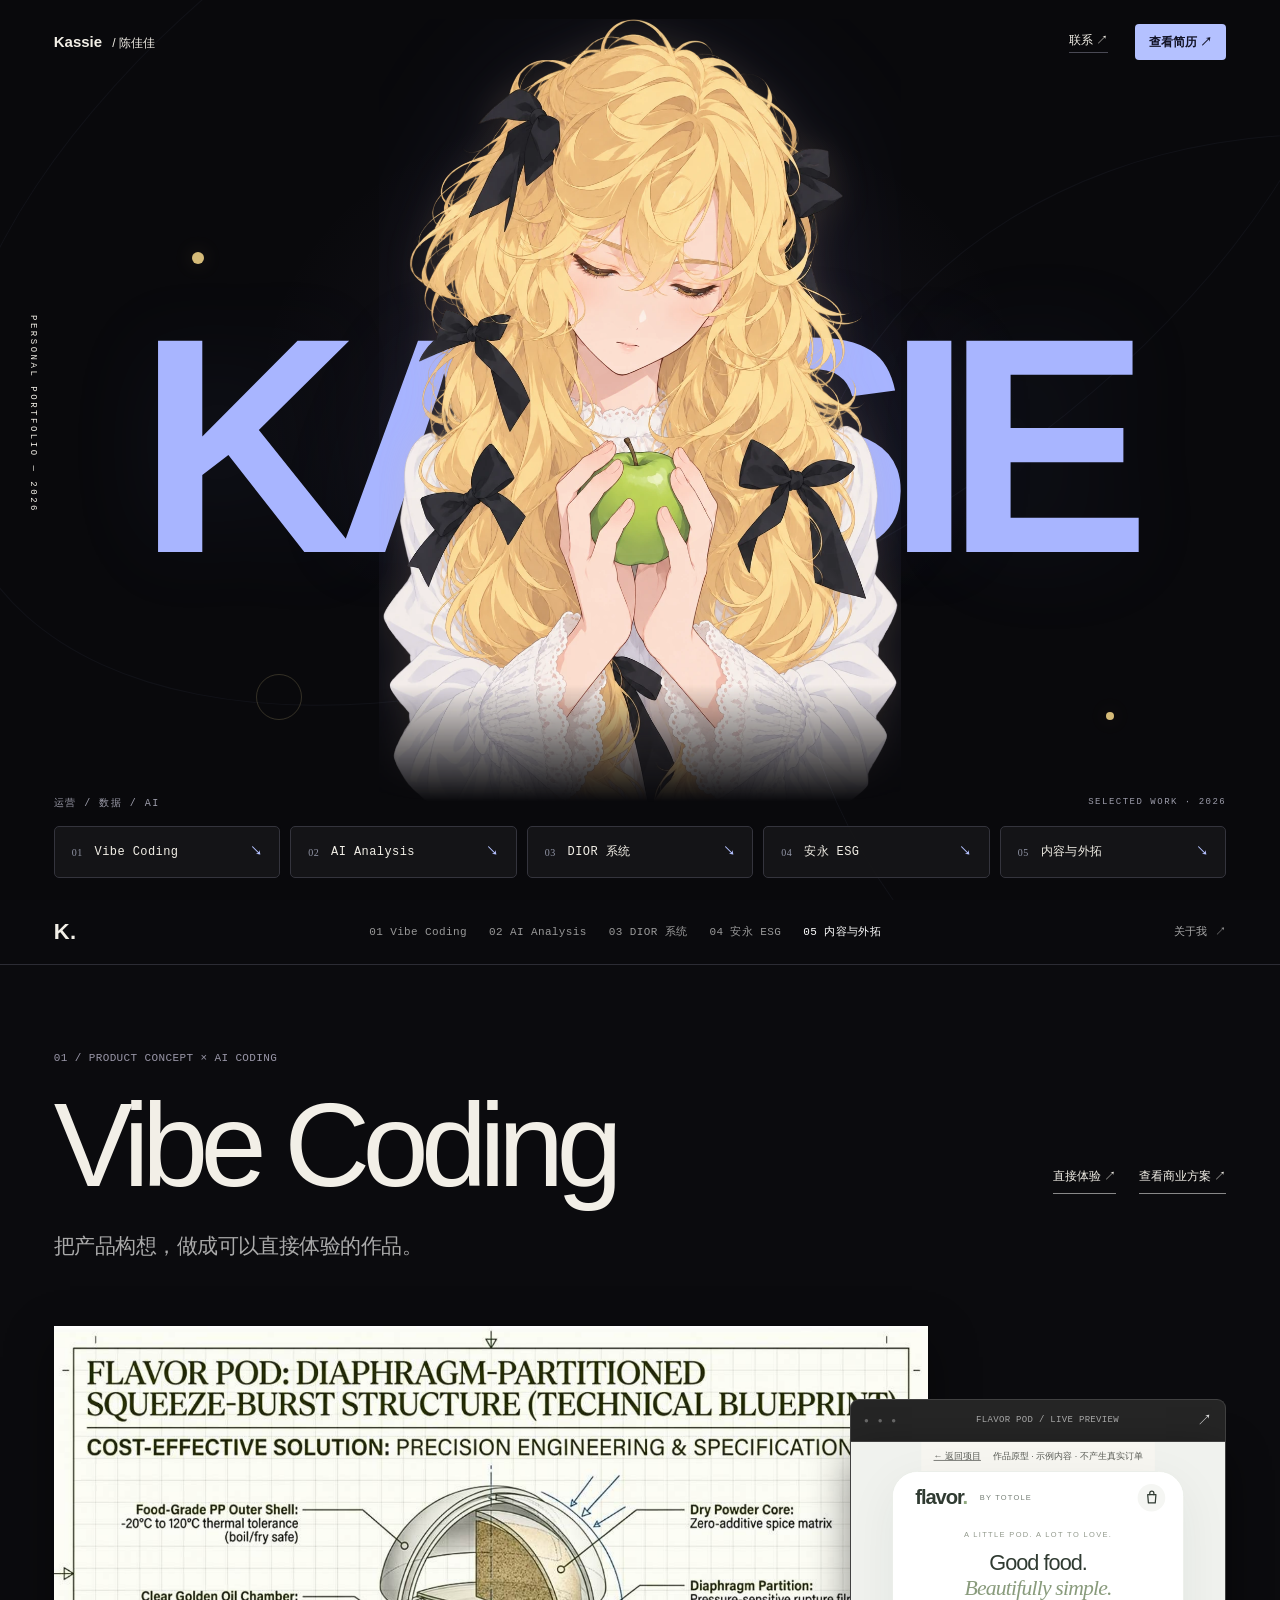
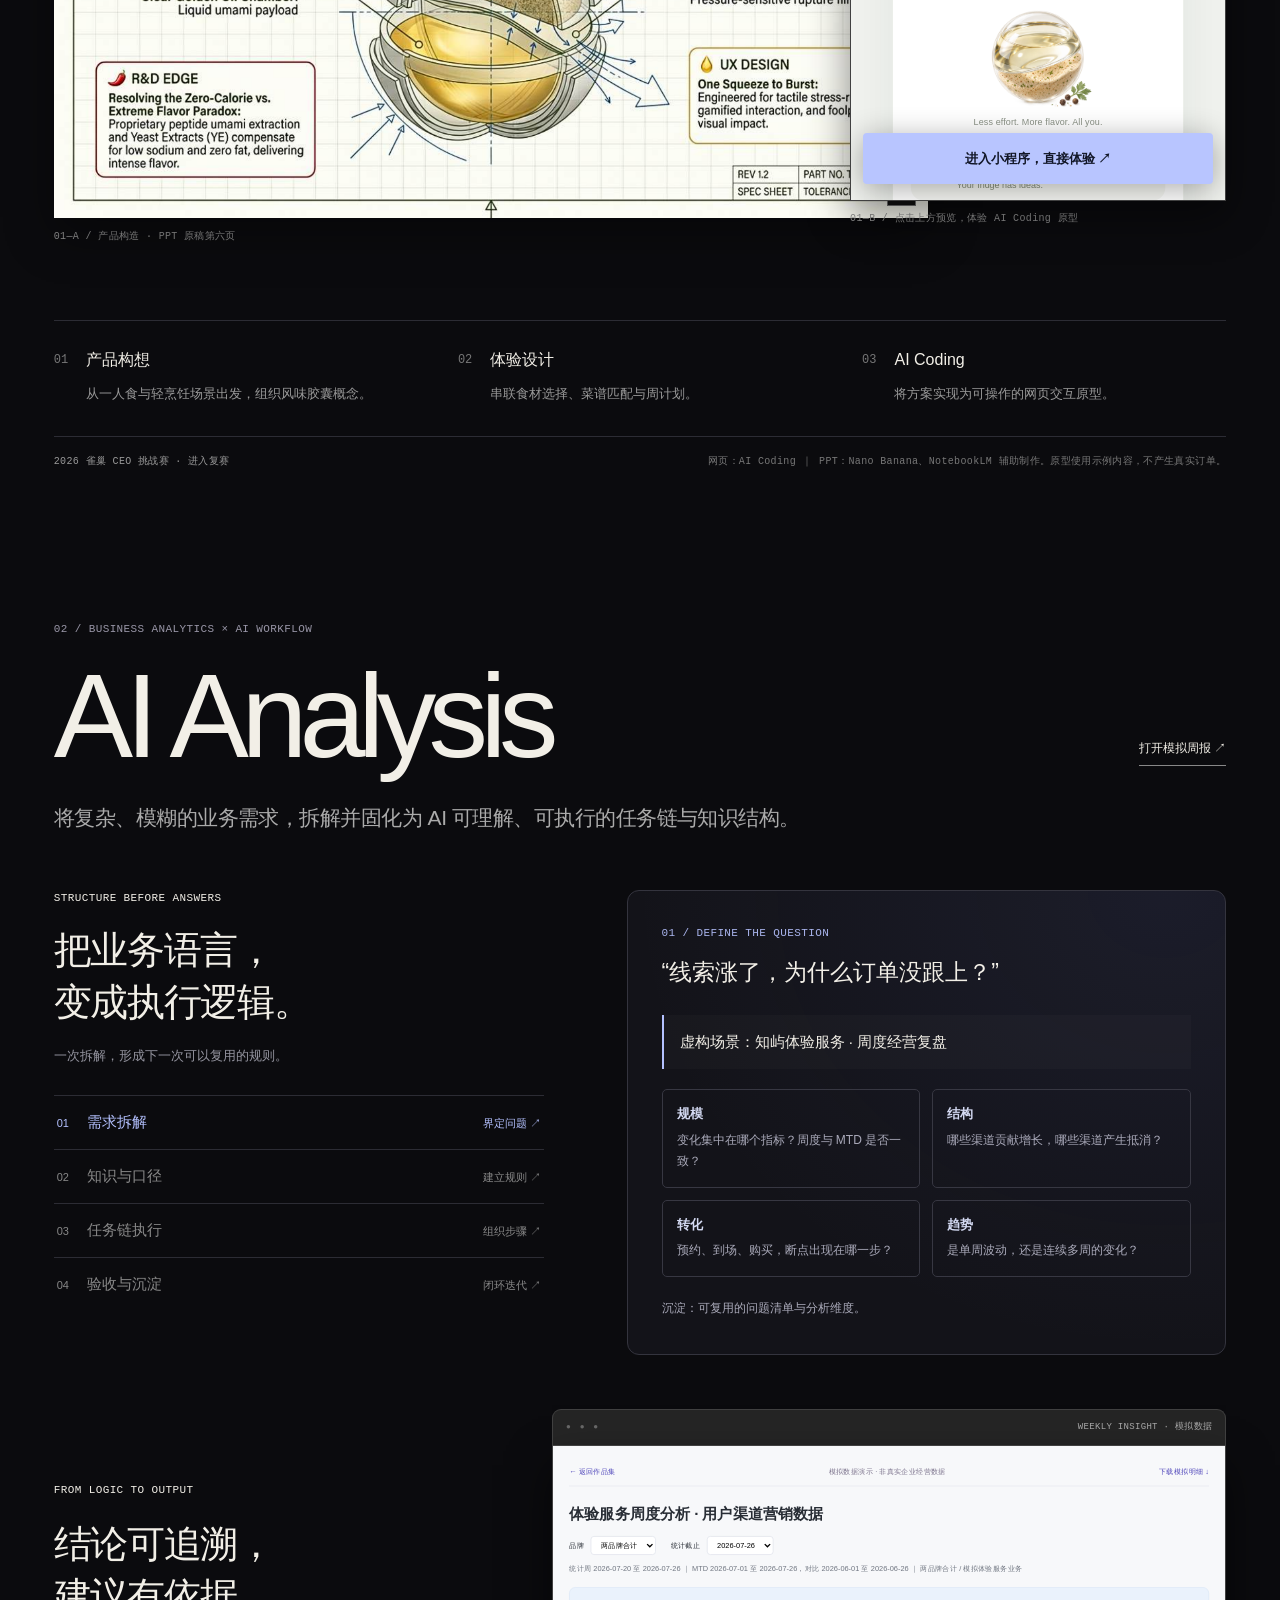
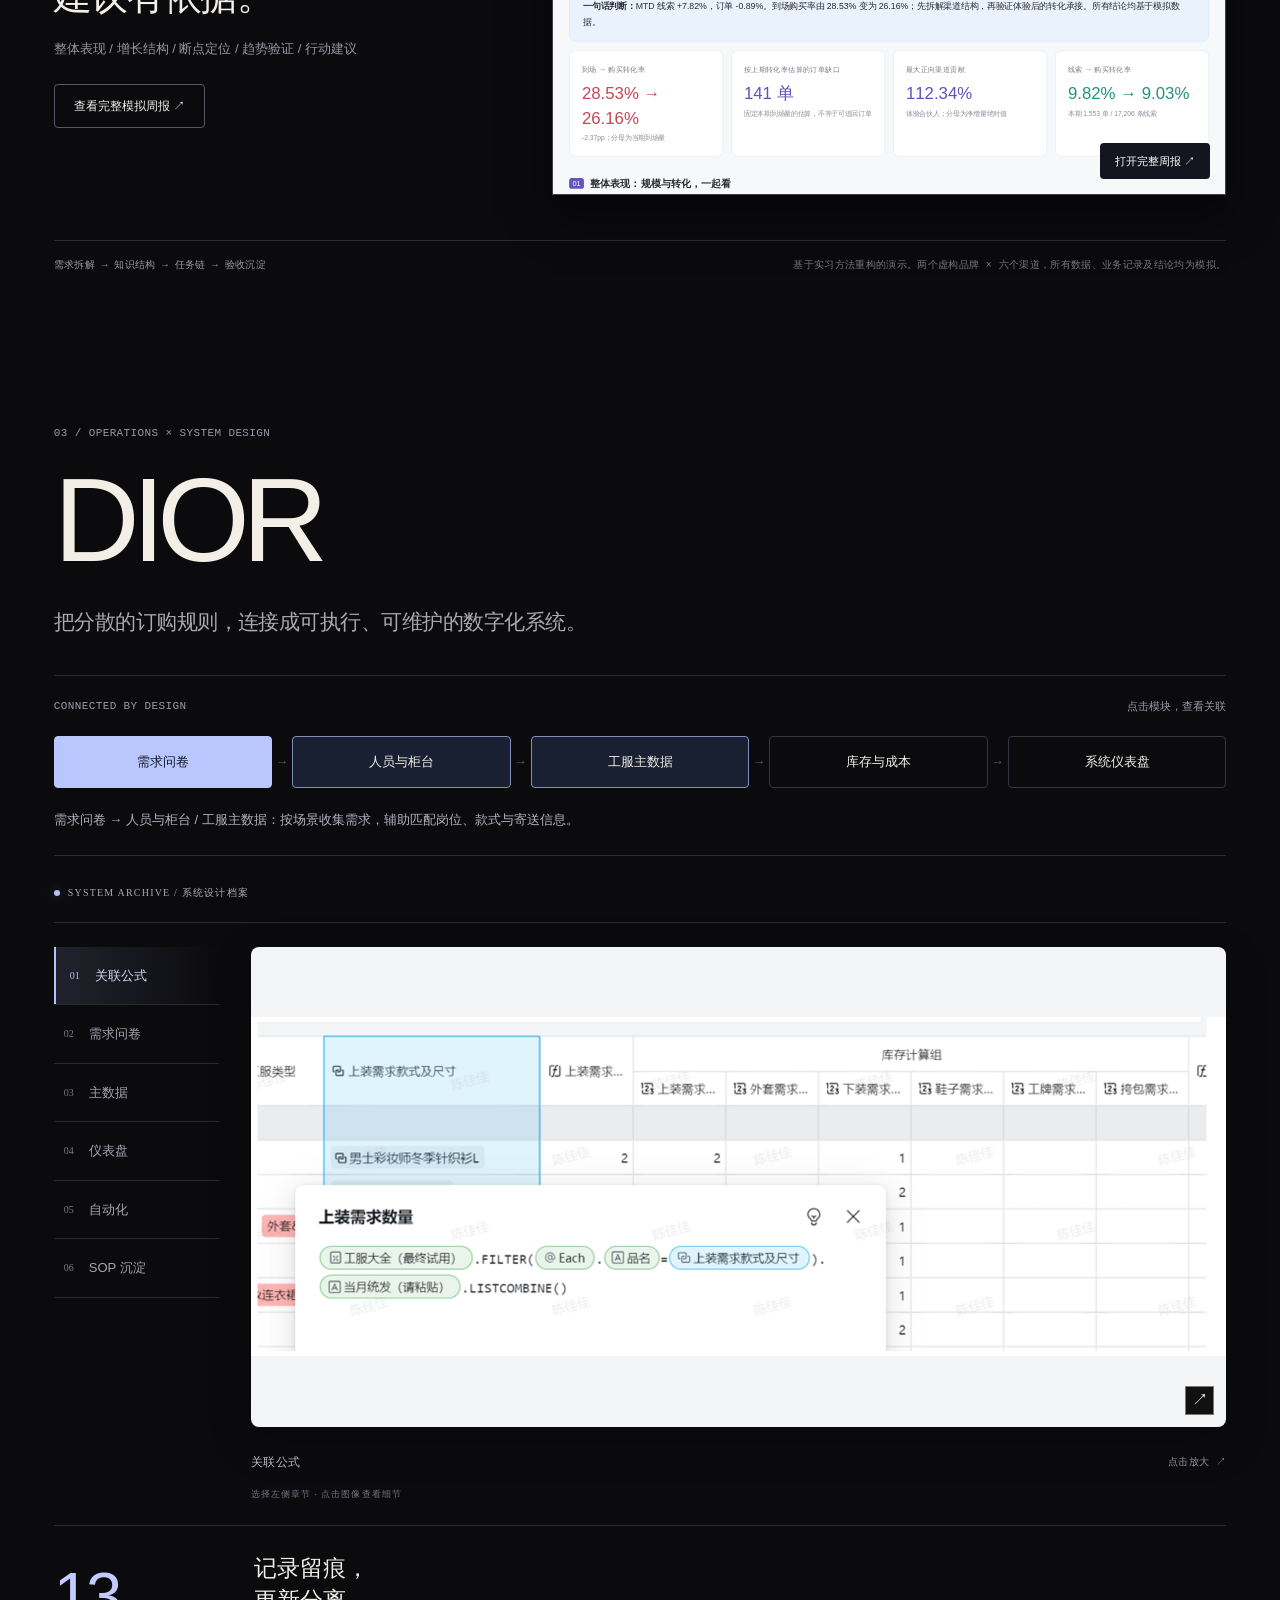
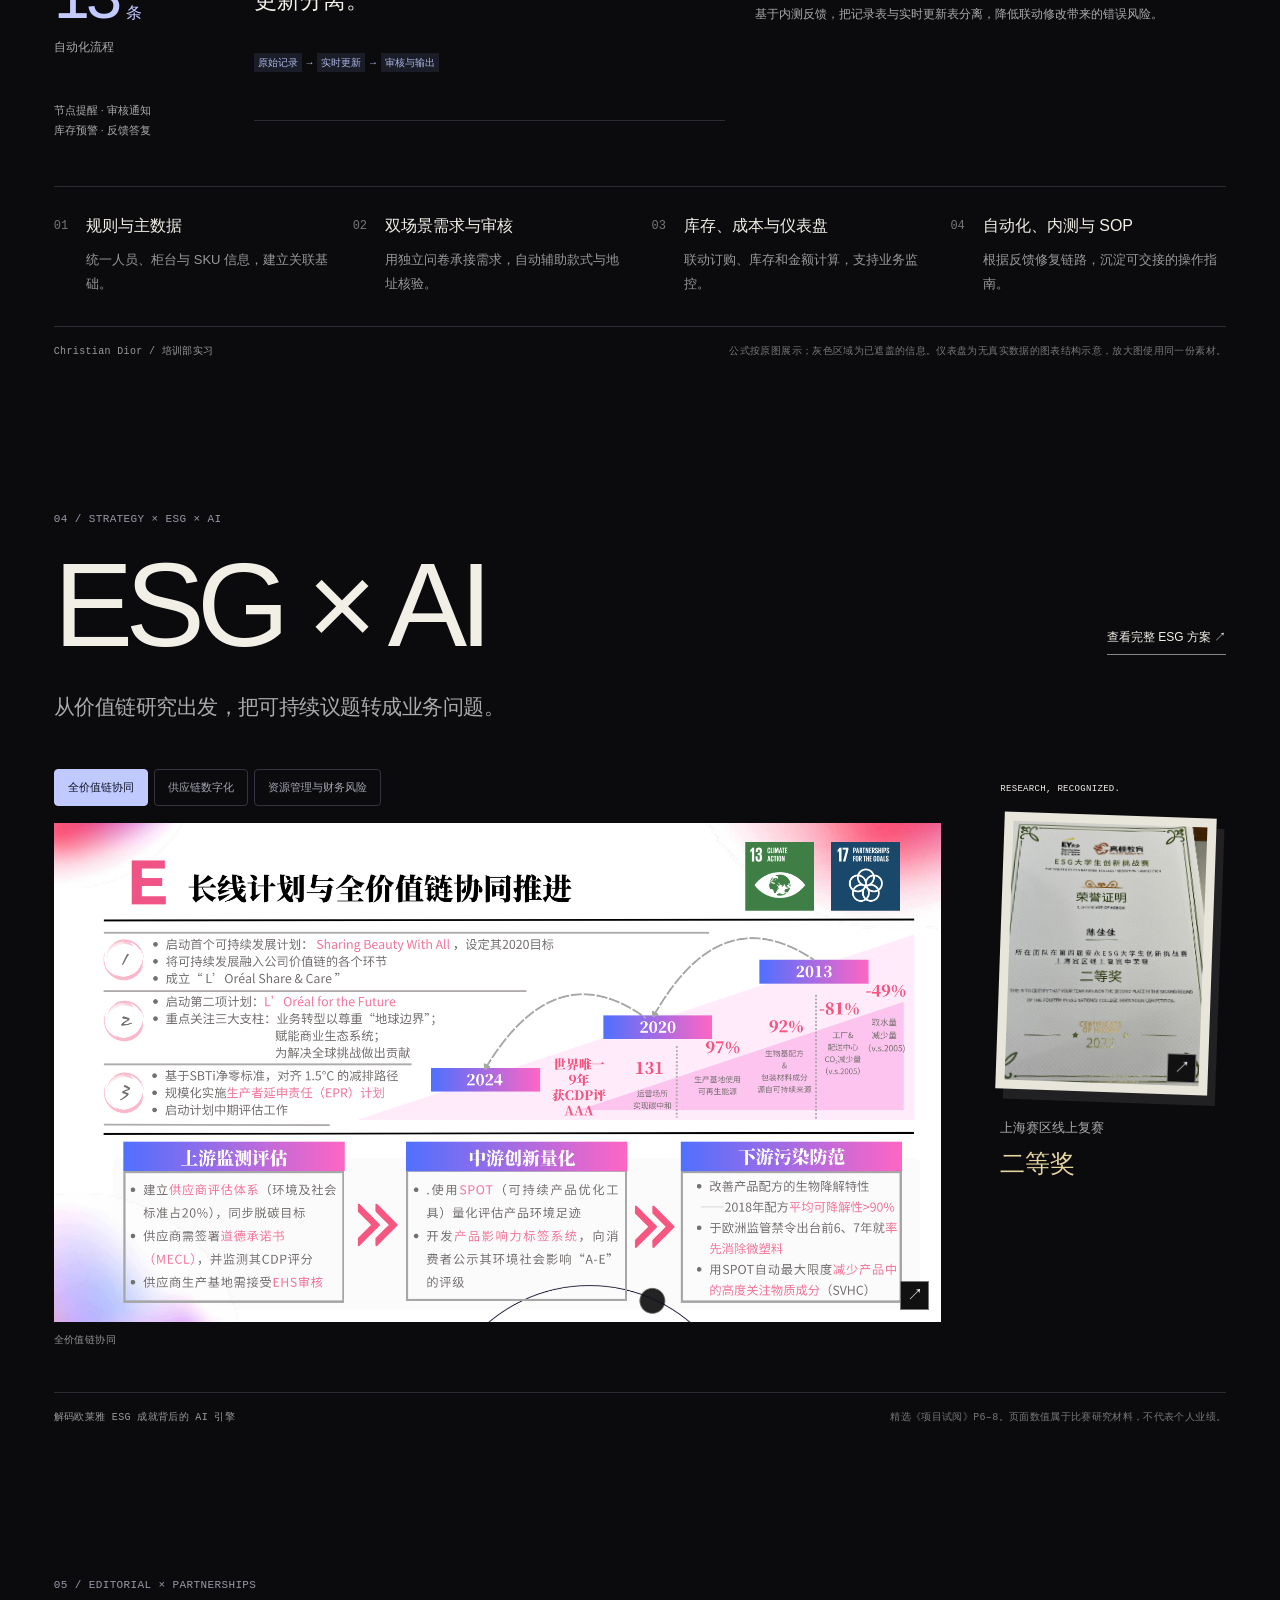
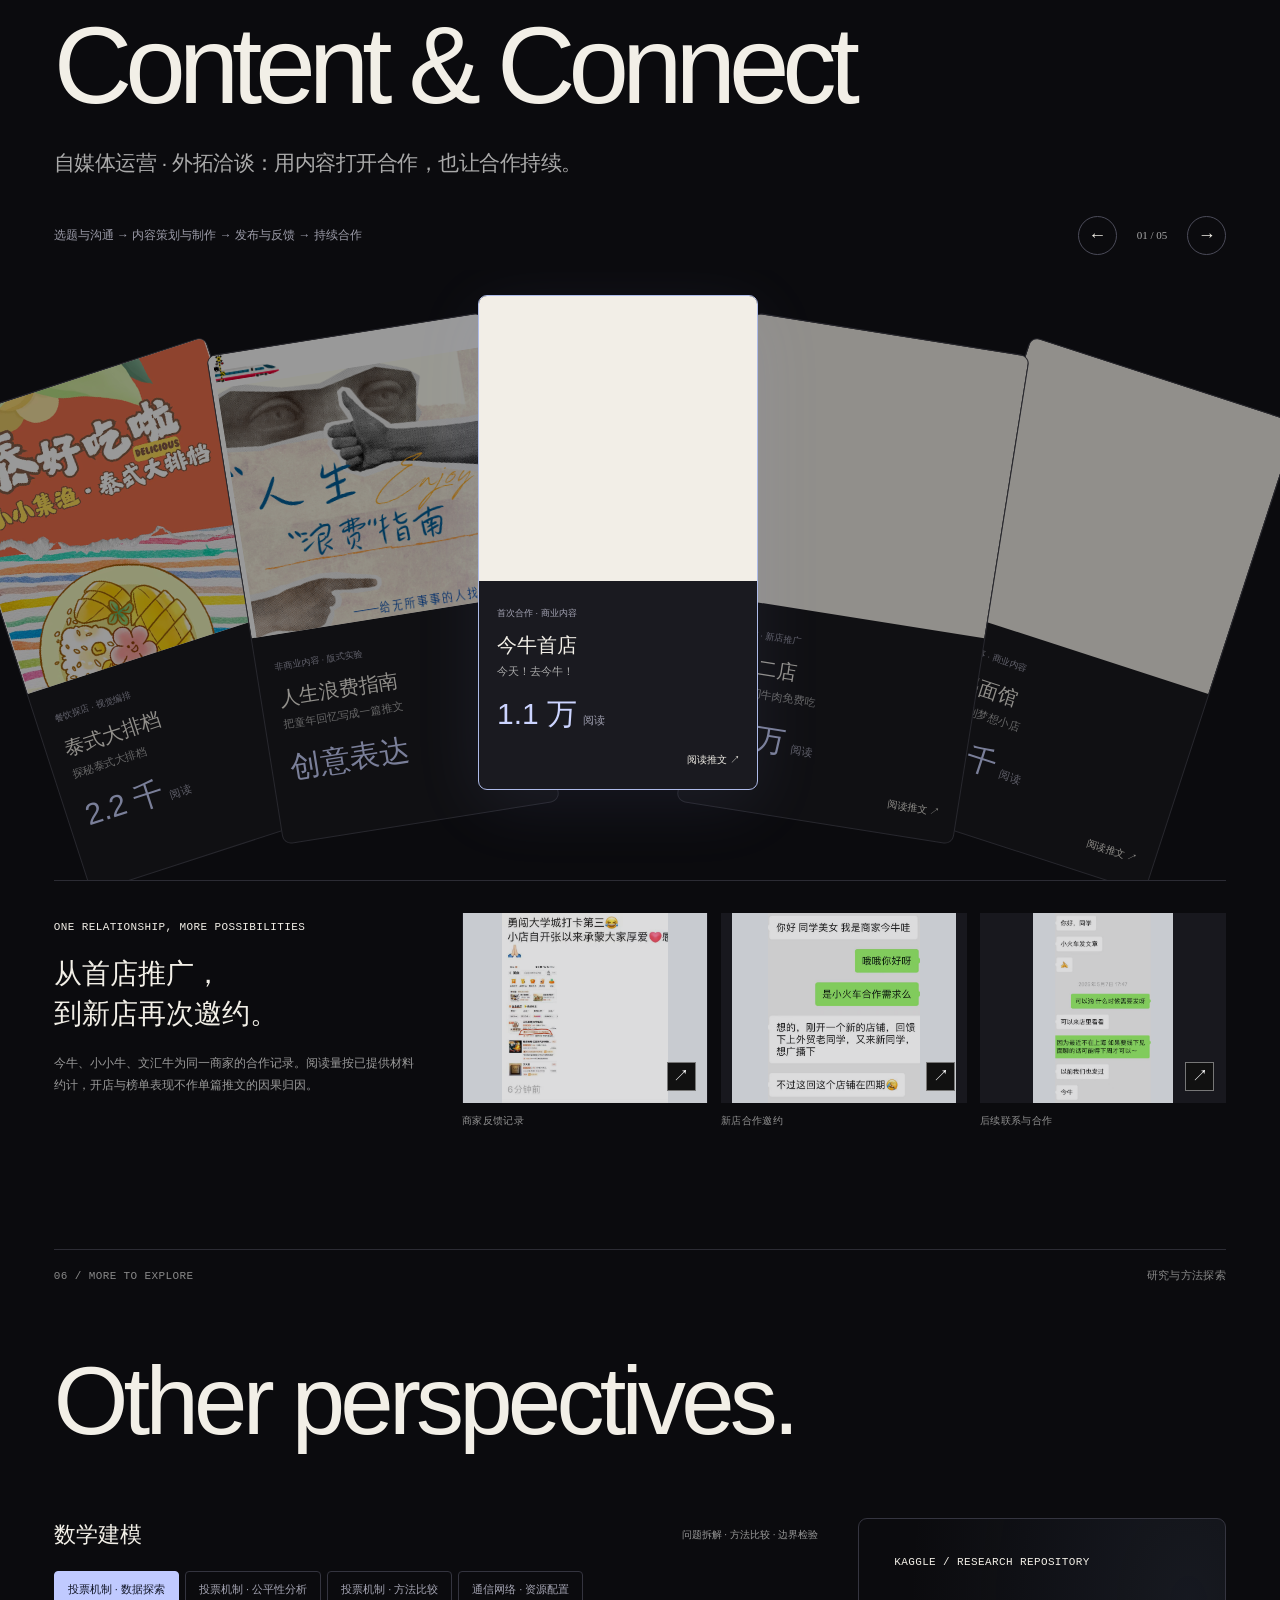
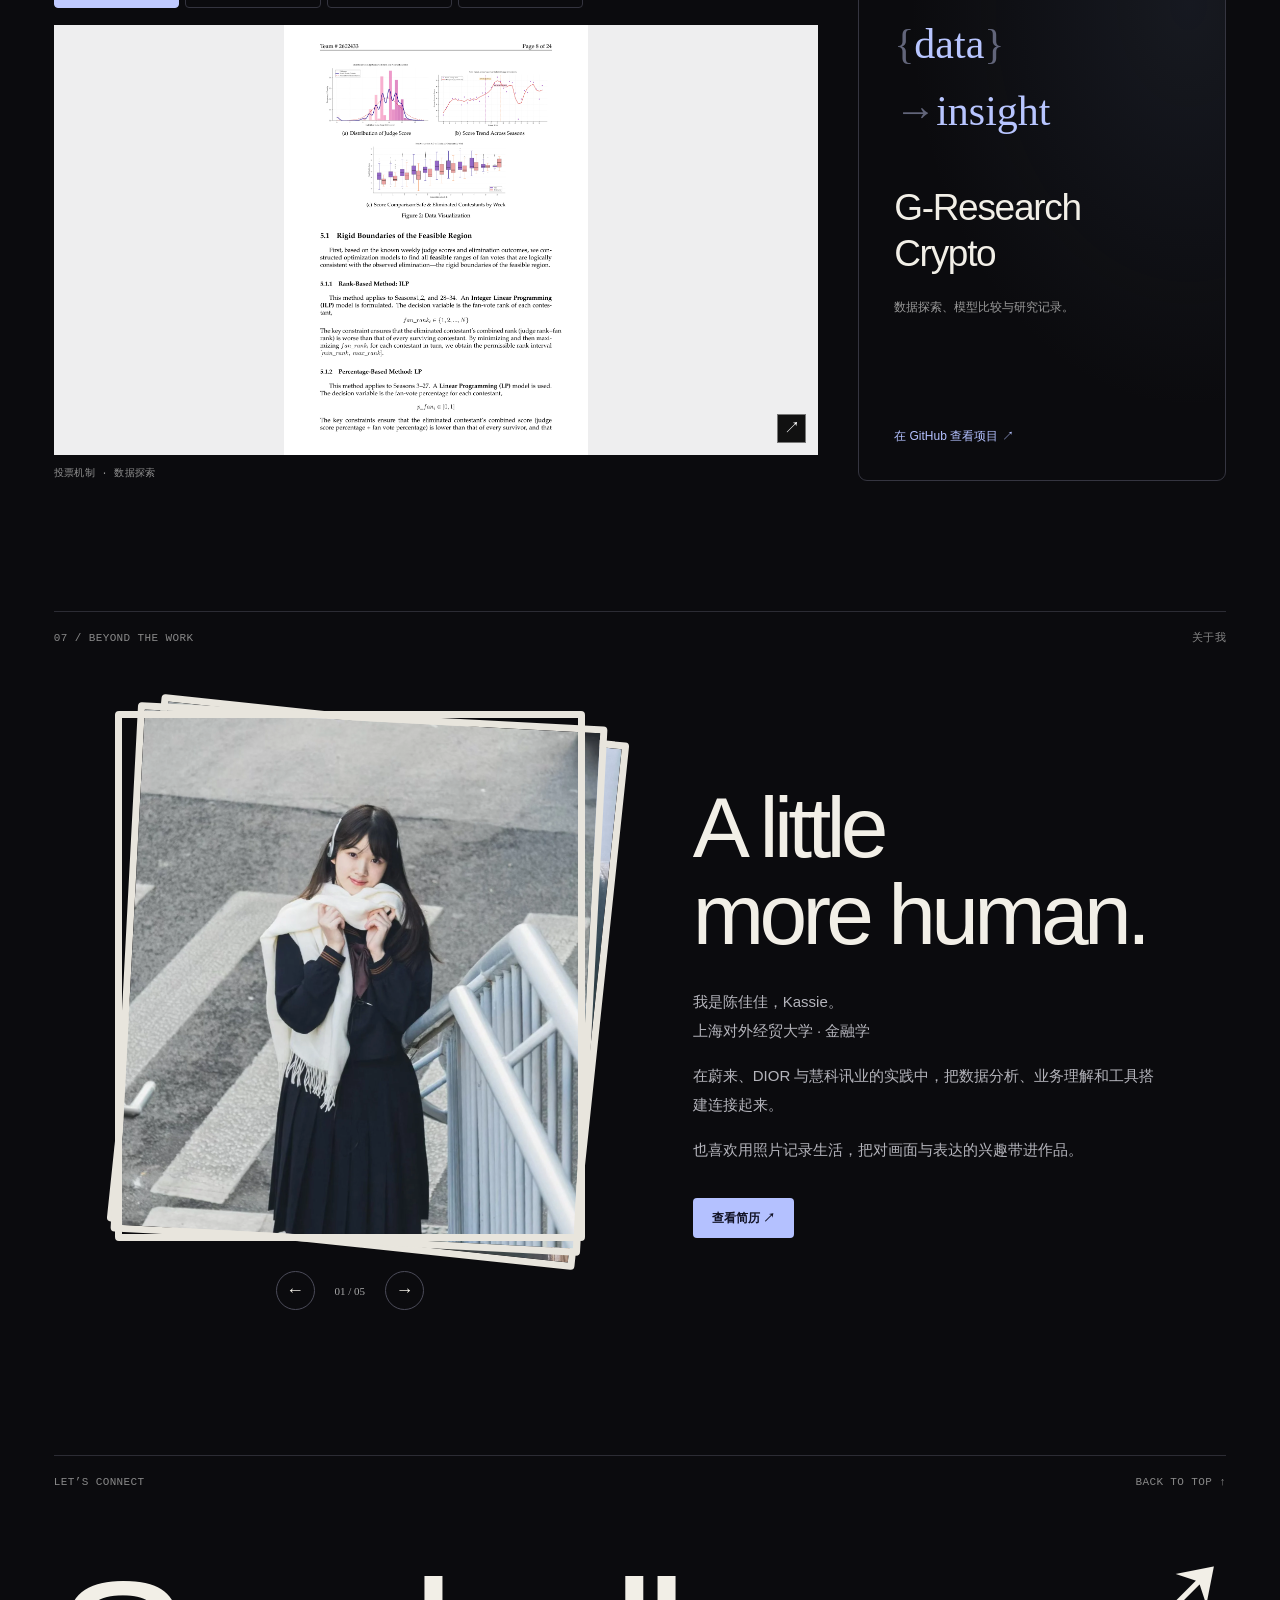
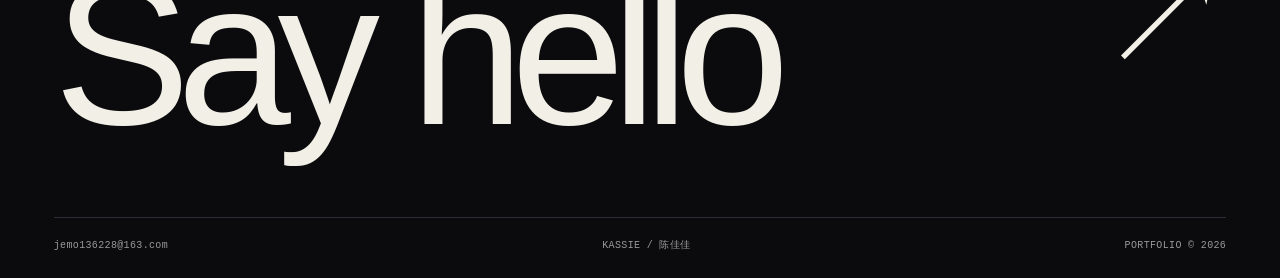
<file: index.html>
<!doctype html><html lang="zh-CN"><head><meta charset="utf-8"><meta name="viewport" content="width=device-width,initial-scale=1"><meta name="description" content="陈佳佳 Kassie 的运营、数据与 AI 作品集。产品原型、分析工作流、业务系统与增长实践。"><title>Kassie — 运营 · 数据 · AI</title><link rel="stylesheet" href="base.css"><link rel="stylesheet" href="v6.css?v=7"><script src="v6.js?v=7" defer></script><link rel="icon" href="data:image/svg+xml,%3Csvg xmlns='http://www.w3.org/2000/svg' viewBox='0 0 32 32'%3E%3Crect width='32' height='32' fill='%232244ef'/%3E%3Ctext x='6' y='25' fill='white' font-size='26'%3EK%3C/text%3E%3C/svg%3E"></head><body>
<a class="skip" href="#projects">跳到精选作品</a>
<section class="poster" id="top" aria-label="陈佳佳 Kassie 个人作品集"><header class="poster-nav"><a href="#top">Kassie <span>/ 陈佳佳</span></a><nav aria-label="联系与简历"><a href="mailto:jemo136228@163.com">联系 ↗</a><a class="resume-button" href="assets/resume.pdf" target="_blank" rel="noopener">查看简历 ↗</a></nav></header><div class="poster-orbit orbit-one" aria-hidden="true"></div><div class="poster-orbit orbit-two" aria-hidden="true"></div><h1 class="poster-name">KASSIE</h1><img class="poster-person" src="assets/hero-fairy-cutout-v2.webp" alt="金发、黑色蝴蝶结，手捧绿苹果的 Kassie 人物插画" fetchpriority="high" decoding="async"><span class="poster-dot dot-one" aria-hidden="true"></span><span class="poster-dot dot-two" aria-hidden="true"></span><span class="poster-ring" aria-hidden="true"></span><span class="side-label" aria-hidden="true">PERSONAL PORTFOLIO — 2026</span><div class="poster-glow" aria-hidden="true"></div><div class="poster-bottom"><p>运营 / 数据 / AI<span>SELECTED WORK · 2026</span></p><nav class="hero-projects" aria-label="五个精选项目"><a href="#vibe"><span>01</span>Vibe Coding<b>↘</b></a><a href="#analysis"><span>02</span>AI Analysis<b>↘</b></a><a href="#dior"><span>03</span>DIOR 系统<b>↘</b></a><a href="#esg"><span>04</span>安永 ESG<b>↘</b></a><a href="#editorial"><span>05</span>内容与外拓<b>↘</b></a></nav></div></section>
<main id="projects"><nav class="work-nav" aria-label="精选项目"><a href="#top" class="nav-logo">K.</a><div><a href="#vibe">01 Vibe Coding</a><a href="#analysis">02 AI Analysis</a><a href="#dior">03 DIOR 系统</a><a href="#esg">04 安永 ESG</a><a href="#editorial">05 内容与外拓</a></div><a href="#about">关于我 ↗</a></nav>
<section class="work-case vibe-case" id="vibe" data-project="0"><header class="case-heading"><p class="eyebrow">01 / PRODUCT CONCEPT × AI CODING</p><div class="title-row"><h2>Vibe Coding</h2><div class="actions"><a href="demos/flavor-pod/index.html" target="_blank" rel="noopener">直接体验 ↗</a><a href="assets/commercial-plan.pdf" target="_blank" rel="noopener">查看商业方案 ↗</a></div></div><p class="question">把产品构想，做成可以直接体验的作品。</p></header><div class="vibe-stage"><figure class="blueprint"><a class="zoom" href="assets/commercial-plan.pdf" target="_blank" rel="noopener" aria-label="打开完整商业方案"><img src="assets/presentation-page-6.webp" alt="商业方案第六页：产品构造说明" loading="lazy" decoding="async"><span class="zoom-mark">↗</span></a><figcaption>01—A / 产品构造 · PPT 原稿第六页</figcaption></figure><figure class="prototype-frame"><div class="browser-bar"><span>● ● ●</span><span>FLAVOR POD / LIVE PREVIEW</span><a href="demos/flavor-pod/index.html" target="_blank" rel="noopener" aria-label="打开小程序原型">↗</a></div><a class="prototype-window" href="demos/flavor-pod/index.html" target="_blank" rel="noopener" aria-label="进入小程序，直接体验"><iframe src="demos/flavor-pod/index.html" title="小程序真实首屏预览" loading="lazy" tabindex="-1" inert></iframe><span class="try-overlay">进入小程序，直接体验 ↗</span></a><figcaption>01—B / 点击上方预览，体验 AI Coding 原型</figcaption></figure></div><ol class="steps"><li><span>01</span><div><h3>产品构想</h3><p>从一人食与轻烹饪场景出发，组织风味胶囊概念。</p></div></li><li><span>02</span><div><h3>体验设计</h3><p>串联食材选择、菜谱匹配与周计划。</p></div></li><li><span>03</span><div><h3>AI Coding</h3><p>将方案实现为可操作的网页交互原型。</p></div></li></ol><div class="case-foot"><span>2026 雀巢 CEO 挑战赛 · 进入复赛</span><p>网页：AI Coding ｜ PPT：Nano Banana、NotebookLM 辅助制作。原型使用示例内容，不产生真实订单。</p></div></section>
<section class="work-case analysis-case" id="analysis" data-project="1"><header class="case-heading"><p class="eyebrow">02 / BUSINESS ANALYTICS × AI WORKFLOW</p><div class="title-row"><h2>AI Analysis</h2><div class="actions"><a href="report.html" target="_blank" rel="noopener">打开模拟周报 ↗</a></div></div><p class="question">将复杂、模糊的业务需求，拆解并固化为 AI 可理解、可执行的任务链与知识结构。</p></header>
<div class="workflow-stage"><div class="workflow-intro"><p class="eyebrow">STRUCTURE BEFORE ANSWERS</p><h3>把业务语言，<br>变成执行逻辑。</h3><p>一次拆解，形成下一次可以复用的规则。</p><div class="workflow-tabs" role="tablist" aria-label="AI 分析工作流"><button role="tab" aria-selected="true" data-flow="0">01 <b>需求拆解</b><span>界定问题 ↗</span></button><button role="tab" aria-selected="false" data-flow="1">02 <b>知识与口径</b><span>建立规则 ↗</span></button><button role="tab" aria-selected="false" data-flow="2">03 <b>任务链执行</b><span>组织步骤 ↗</span></button><button role="tab" aria-selected="false" data-flow="3">04 <b>验收与沉淀</b><span>闭环迭代 ↗</span></button></div></div><div class="flow-display" role="tabpanel" id="flow-display" aria-live="polite"></div></div>
<div class="output-preview"><div><span class="eyebrow">FROM LOGIC TO OUTPUT</span><h3>结论可追溯，<br>建议有依据。</h3><p>整体表现 / 增长结构 / 断点定位 / 趋势验证 / 行动建议</p><a class="pill" href="report.html" target="_blank" rel="noopener">查看完整模拟周报 ↗</a></div><figure class="report-frame"><div class="browser-bar"><span>● ● ●</span><span>WEEKLY INSIGHT · 模拟数据</span></div><a class="report-window" href="report.html" target="_blank" rel="noopener" aria-label="打开模拟周报"><iframe src="report.html" title="模拟 HTML 周报预览" loading="lazy" tabindex="-1" inert></iframe><span class="preview-open">打开完整周报 ↗</span></a></figure></div><div class="case-foot"><span>需求拆解 → 知识结构 → 任务链 → 验收沉淀</span><p>基于实习方法重构的演示。两个虚构品牌 × 六个渠道，所有数据、业务记录及结论均为模拟。</p></div></section><section class="work-case dior-case" id="dior" data-project="2"><header class="case-heading"><p class="eyebrow">03 / OPERATIONS × SYSTEM DESIGN</p><div class="title-row"><h2>DIOR</h2><div class="actions"></div></div><p class="question">把分散的订购规则，连接成可执行、可维护的数字化系统。</p></header>
<div class="system-map"><div class="system-map-top"><span class="eyebrow">CONNECTED BY DESIGN</span><span>点击模块，查看关联</span></div><div class="system-nodes"><button data-node="0" aria-pressed="true">需求问卷</button><button data-node="1" aria-pressed="false">人员与柜台</button><button data-node="2" aria-pressed="false">工服主数据</button><button data-node="3" aria-pressed="false">库存与成本</button><button data-node="4" aria-pressed="false">系统仪表盘</button></div><p id="system-description" aria-live="polite"></p></div>
<div class="dior-showcase"><div class="monitor-group"><div class="monitor"><div class="monitor-top"><i></i><span>SYSTEM ARCHIVE / 系统设计档案</span></div><div class="page-deck dior-deck"><div class="deck-tabs" role="tablist" aria-label="材料页面"><button role="tab" aria-selected="true" data-slide="0">关联公式</button><button role="tab" aria-selected="false" data-slide="1">需求问卷</button><button role="tab" aria-selected="false" data-slide="2">主数据</button><button role="tab" aria-selected="false" data-slide="3">仪表盘</button><button role="tab" aria-selected="false" data-slide="4">自动化</button><button role="tab" aria-selected="false" data-slide="5">SOP 沉淀</button></div><figure class="deck-panel" role="tabpanel" ><button class="zoom" data-image="assets/dior-formula.webp" data-caption="关联公式" aria-label="放大：关联公式"><img src="assets/dior-formula.webp" alt="关联公式" loading="lazy" decoding="async"><span class="zoom-mark">↗</span></button><figcaption>关联公式</figcaption></figure><figure class="deck-panel" role="tabpanel" hidden><button class="zoom" data-image="assets/dior-form.webp" data-caption="需求问卷" aria-label="放大：需求问卷"><img src="assets/dior-form.webp" alt="需求问卷" loading="lazy" decoding="async"><span class="zoom-mark">↗</span></button><figcaption>需求问卷</figcaption></figure><figure class="deck-panel" role="tabpanel" hidden><button class="zoom" data-image="assets/dior-data.webp" data-caption="主数据" aria-label="放大：主数据"><img src="assets/dior-data.webp" alt="主数据" loading="lazy" decoding="async"><span class="zoom-mark">↗</span></button><figcaption>主数据</figcaption></figure><figure class="deck-panel" role="tabpanel" hidden><button class="zoom" data-image="assets/dior-dashboard.svg" data-caption="仪表盘" aria-label="放大：仪表盘"><img src="assets/dior-dashboard.svg" alt="仪表盘" loading="lazy" decoding="async"><span class="zoom-mark">↗</span></button><figcaption>仪表盘</figcaption></figure><figure class="deck-panel" role="tabpanel" hidden><button class="zoom" data-image="assets/dior-automation.webp" data-caption="自动化" aria-label="放大：自动化"><img src="assets/dior-automation.webp" alt="自动化" loading="lazy" decoding="async"><span class="zoom-mark">↗</span></button><figcaption>自动化</figcaption></figure><figure class="deck-panel" role="tabpanel" hidden><button class="zoom" data-image="assets/dior-sop.webp" data-caption="SOP 沉淀" aria-label="放大：SOP 沉淀"><img src="assets/dior-sop.webp" alt="SOP 沉淀" loading="lazy" decoding="async"><span class="zoom-mark">↗</span></button><figcaption>SOP 沉淀</figcaption></figure></div><div class="monitor-chin">选择左侧章节 · 点击图像查看细节</div></div><div class="monitor-stand" aria-hidden="true"></div></div><aside class="decision"><div class="automation-number"><b>13<span>条</span></b><p>自动化流程</p></div><p class="muted">节点提醒 · 审核通知<br>库存预警 · 反馈答复</p><hr><span class="eyebrow">A DECISION THAT MATTERS</span><h3>记录留痕，<br>更新分离。</h3><p>基于内测反馈，把记录表与实时更新表分离，降低联动修改带来的错误风险。</p><div class="record-flow"><span>原始记录</span> → <span>实时更新</span> → <span>审核与输出</span></div></aside></div>
<ol class="steps four"><li><span>01</span><div><h3>规则与主数据</h3><p>统一人员、柜台与 SKU 信息，建立关联基础。</p></div></li><li><span>02</span><div><h3>双场景需求与审核</h3><p>用独立问卷承接需求，自动辅助款式与地址核验。</p></div></li><li><span>03</span><div><h3>库存、成本与仪表盘</h3><p>联动订购、库存和金额计算，支持业务监控。</p></div></li><li><span>04</span><div><h3>自动化、内测与 SOP</h3><p>根据反馈修复链路，沉淀可交接的操作指南。</p></div></li></ol><div class="case-foot"><span>Christian Dior / 培训部实习</span><p>公式按原图展示；灰色区域为已遮盖的信息。仪表盘为无真实数据的图表结构示意，放大图使用同一份素材。</p></div></section><section class="work-case esg-case" id="esg" data-project="3"><header class="case-heading"><p class="eyebrow">04 / STRATEGY × ESG × AI</p><div class="title-row"><h2>ESG × AI</h2><div class="actions"><a href="assets/esg-plan.pdf" target="_blank" rel="noopener">查看完整 ESG 方案 ↗</a></div></div><p class="question">从价值链研究出发，把可持续议题转成业务问题。</p></header><div class="esg-stage"><div class="page-deck "><div class="deck-tabs" role="tablist" aria-label="材料页面"><button role="tab" aria-selected="true" data-slide="0">全价值链协同</button><button role="tab" aria-selected="false" data-slide="1">供应链数字化</button><button role="tab" aria-selected="false" data-slide="2">资源管理与财务风险</button></div><figure class="deck-panel" role="tabpanel" ><button class="zoom" data-image="assets/esg-6.webp" data-caption="全价值链协同" aria-label="放大：全价值链协同"><img src="assets/esg-6.webp" alt="全价值链协同" loading="lazy" decoding="async"><span class="zoom-mark">↗</span></button><figcaption>全价值链协同</figcaption></figure><figure class="deck-panel" role="tabpanel" hidden><button class="zoom" data-image="assets/esg-7.webp" data-caption="供应链数字化" aria-label="放大：供应链数字化"><img src="assets/esg-7.webp" alt="供应链数字化" loading="lazy" decoding="async"><span class="zoom-mark">↗</span></button><figcaption>供应链数字化</figcaption></figure><figure class="deck-panel" role="tabpanel" hidden><button class="zoom" data-image="assets/esg-8.webp" data-caption="资源管理与财务风险" aria-label="放大：资源管理与财务风险"><img src="assets/esg-8.webp" alt="资源管理与财务风险" loading="lazy" decoding="async"><span class="zoom-mark">↗</span></button><figcaption>资源管理与财务风险</figcaption></figure></div><aside class="award"><p class="eyebrow">RESEARCH, RECOGNIZED.</p><button class="zoom" data-image="assets/esg-certificate.webp" data-caption="第四届安永 ESG 大学生创新挑战赛·上海赛区线上复赛二等奖" aria-label="放大：第四届安永 ESG 大学生创新挑战赛·上海赛区线上复赛二等奖"><img src="assets/esg-certificate.webp" alt="第四届安永 ESG 大学生创新挑战赛·上海赛区线上复赛二等奖" loading="lazy" decoding="async"><span class="zoom-mark">↗</span></button><h3>上海赛区线上复赛<br><b>二等奖</b></h3></aside></div><div class="case-foot"><span>解码欧莱雅 ESG 成就背后的 AI 引擎</span><p>精选《项目试阅》P6–8。页面数值属于比赛研究材料，不代表个人业绩。</p></div></section><section class="work-case editorial-case" id="editorial" data-project="4"><header class="case-heading"><p class="eyebrow">05 / EDITORIAL × PARTNERSHIPS</p><div class="title-row"><h2>Content & Connect</h2><div class="actions"></div></div><p class="question">自媒体运营 · 外拓洽谈：用内容打开合作，也让合作持续。</p></header><div class="editorial-top"><p>选题与沟通 → 内容策划与制作 → 发布与反馈 → 持续合作</p><div class="gallery-controls"><button data-gallery-step="-1" aria-label="上一篇推文">←</button><span id="article-count" aria-live="polite">01 / 05</span><button data-gallery-step="1" aria-label="下一篇推文">→</button></div></div><div class="arc-gallery" aria-label="五篇推文，可左右拖动"><a class="article-card" href="https://mp.weixin.qq.com/s/_0hvFmembqAtHcx3gEpEnA" target="_blank" rel="noopener" data-article="0"><div class="article-image"><img src="assets/article-1.webp" alt="今牛首店推文真实截图" loading="lazy" decoding="async"></div><div class="article-meta"><span>首次合作 · 商业内容</span><h3>今牛首店</h3><p>今天！去今牛！</p><strong>1.1 万<small>阅读</small></strong><b>阅读推文 ↗</b></div></a><a class="article-card" href="https://mp.weixin.qq.com/s/2StCCqQn79ZFoPuvzKLhJw" target="_blank" rel="noopener" data-article="1"><div class="article-image"><img src="assets/article-2.webp" alt="今牛二店推文真实截图" loading="lazy" decoding="async"></div><div class="article-meta"><span>再度合作 · 新店推广</span><h3>今牛二店</h3><p>96 元现切牛肉免费吃</p><strong>1.9 万<small>阅读</small></strong><b>阅读推文 ↗</b></div></a><a class="article-card" href="https://mp.weixin.qq.com/s/JAKn3E-EO305MnH9Ruku7A" target="_blank" rel="noopener" data-article="2"><div class="article-image"><img src="assets/article-3.webp" alt="三妈面馆推文真实截图" loading="lazy" decoding="async"></div><div class="article-meta"><span>人物故事 · 商业内容</span><h3>三妈面馆</h3><p>从 996 到梦想小店</p><strong>3.8 千<small>阅读</small></strong><b>阅读推文 ↗</b></div></a><a class="article-card" href="https://mp.weixin.qq.com/s/vrIgoR9_SRM0Uue6ic9h9w" target="_blank" rel="noopener" data-article="3"><div class="article-image"><img src="assets/article-4.webp" alt="泰式大排档推文真实截图" loading="lazy" decoding="async"></div><div class="article-meta"><span>餐饮探店 · 视觉编排</span><h3>泰式大排档</h3><p>探秘泰式大排档</p><strong>2.2 千<small>阅读</small></strong><b>阅读推文 ↗</b></div></a><a class="article-card" href="https://mp.weixin.qq.com/s/9neI1Lw-jIdtXQBATdLj_Q" target="_blank" rel="noopener" data-article="4"><div class="article-image"><img src="assets/article-5.webp" alt="人生浪费指南推文真实截图" loading="lazy" decoding="async"></div><div class="article-meta"><span>非商业内容 · 版式实验</span><h3>人生浪费指南</h3><p>把童年回忆写成一篇推文</p><strong>创意表达<small></small></strong><b>阅读推文 ↗</b></div></a></div><div class="partnership"><div><span class="eyebrow">ONE RELATIONSHIP, MORE POSSIBILITIES</span><h3>从首店推广，<br>到新店再次邀约。</h3><p>今牛、小小牛、文汇牛为同一商家的合作记录。阅读量按已提供材料约计，开店与榜单表现不作单篇推文的因果归因。</p></div><div class="feedback-grid"><figure><button class="zoom" data-image="assets/feedback-1.webp" data-caption="商家反馈记录" aria-label="放大：商家反馈记录"><img src="assets/feedback-1.webp" alt="商家反馈记录" loading="lazy" decoding="async"><span class="zoom-mark">↗</span></button><figcaption>商家反馈记录</figcaption></figure><figure><button class="zoom" data-image="assets/feedback-2.webp" data-caption="新店合作邀约" aria-label="放大：新店合作邀约"><img src="assets/feedback-2.webp" alt="新店合作邀约" loading="lazy" decoding="async"><span class="zoom-mark">↗</span></button><figcaption>新店合作邀约</figcaption></figure><figure><button class="zoom" data-image="assets/feedback-3.webp" data-caption="后续联系与合作" aria-label="放大：后续联系与合作"><img src="assets/feedback-3.webp" alt="后续联系与合作" loading="lazy" decoding="async"><span class="zoom-mark">↗</span></button><figcaption>后续联系与合作</figcaption></figure></div></div></section><section class="more-work" id="archive"><div class="section-top"><span>06 / MORE TO EXPLORE</span><span>研究与方法探索</span></div><h2>Other perspectives.</h2><div class="research-grid"><div><div class="research-heading"><h3>数学建模</h3><span>问题拆解 · 方法比较 · 边界检验</span></div><div class="page-deck research-deck"><div class="deck-tabs" role="tablist" aria-label="材料页面"><button role="tab" aria-selected="true" data-slide="0">投票机制 · 数据探索</button><button role="tab" aria-selected="false" data-slide="1">投票机制 · 公平性分析</button><button role="tab" aria-selected="false" data-slide="2">投票机制 · 方法比较</button><button role="tab" aria-selected="false" data-slide="3">通信网络 · 资源配置</button></div><figure class="deck-panel" role="tabpanel" ><button class="zoom" data-image="assets/model-3.webp" data-caption="投票机制 · 数据探索" aria-label="放大：投票机制 · 数据探索"><img src="assets/model-3.webp" alt="投票机制 · 数据探索" loading="lazy" decoding="async"><span class="zoom-mark">↗</span></button><figcaption>投票机制 · 数据探索</figcaption></figure><figure class="deck-panel" role="tabpanel" hidden><button class="zoom" data-image="assets/model-4.webp" data-caption="投票机制 · 公平性分析" aria-label="放大：投票机制 · 公平性分析"><img src="assets/model-4.webp" alt="投票机制 · 公平性分析" loading="lazy" decoding="async"><span class="zoom-mark">↗</span></button><figcaption>投票机制 · 公平性分析</figcaption></figure><figure class="deck-panel" role="tabpanel" hidden><button class="zoom" data-image="assets/model-5.webp" data-caption="投票机制 · 方法比较" aria-label="放大：投票机制 · 方法比较"><img src="assets/model-5.webp" alt="投票机制 · 方法比较" loading="lazy" decoding="async"><span class="zoom-mark">↗</span></button><figcaption>投票机制 · 方法比较</figcaption></figure><figure class="deck-panel" role="tabpanel" hidden><button class="zoom" data-image="assets/model-network.webp" data-caption="通信网络 · 资源配置" aria-label="放大：通信网络 · 资源配置"><img src="assets/model-network.webp" alt="通信网络 · 资源配置" loading="lazy" decoding="async"><span class="zoom-mark">↗</span></button><figcaption>通信网络 · 资源配置</figcaption></figure></div></div><a class="github-card" href="https://github.com/Jessiii-mo/G-Research-Crypto" target="_blank" rel="noopener"><span class="eyebrow">KAGGLE / RESEARCH REPOSITORY</span><div class="code-art" aria-hidden="true">{<span>data</span>}<br>→<span>insight</span></div><h3>G-Research<br>Crypto</h3><p>数据探索、模型比较与研究记录。</p><b>在 GitHub 查看项目 ↗</b></a></div></section><section class="about" id="about"><div class="section-top"><span>07 / BEYOND THE WORK</span><span>关于我</span></div><div class="about-grid"><div class="photo-album"><div class="photo-stack" aria-label="生活照相册，可左右滑动"><img src="assets/life-6.webp" alt="Kassie 的彩色生活照：童话写真" loading="lazy" data-photo="0" decoding="async"><img src="assets/life-1.webp" alt="Kassie 的彩色生活照：冬日阶梯" loading="lazy" data-photo="1" decoding="async"><img src="assets/life-2.webp" alt="Kassie 的彩色生活照：耳机与阳光" loading="lazy" data-photo="2" decoding="async"><img src="assets/life-travel.webp" alt="Kassie 的彩色生活照：城市旅行" loading="lazy" data-photo="3" decoding="async"><img src="assets/life-5.webp" alt="Kassie 的彩色生活照：童话与苹果" loading="lazy" data-photo="4" decoding="async"></div><div class="album-controls"><button data-photo-step="-1" aria-label="上一张生活照">←</button><span id="photo-count" aria-live="polite">01 / 05</span><button data-photo-step="1" aria-label="下一张生活照">→</button></div></div><div><h2>A little<br>more human.</h2><p>我是陈佳佳，Kassie。<br>上海对外经贸大学 · 金融学</p><p>在蔚来、DIOR 与慧科讯业的实践中，把数据分析、业务理解和工具搭建连接起来。</p><p>也喜欢用照片记录生活，把对画面与表达的兴趣带进作品。</p><a class="resume-button" href="assets/resume.pdf" target="_blank" rel="noopener">查看简历 ↗</a></div></div></section>
<footer id="contact"><div class="section-top"><span>LET’S CONNECT</span><a href="#top">BACK TO TOP ↑</a></div><a class="hello" href="mailto:jemo136228@163.com">Say hello <span>↗</span></a><div class="footer-line"><a href="mailto:jemo136228@163.com">jemo136228@163.com</a><span>KASSIE / 陈佳佳</span><span>PORTFOLIO © 2026</span></div></footer></main>
<dialog id="image-dialog" aria-label="图片放大预览"><div class="lightbox-top"><p id="image-caption"></p><button id="close-image" autofocus aria-label="关闭图片预览">关闭 ×</button></div><div class="lightbox-image"><img id="full-image" alt="" decoding="async"></div></dialog></body></html>
</file>
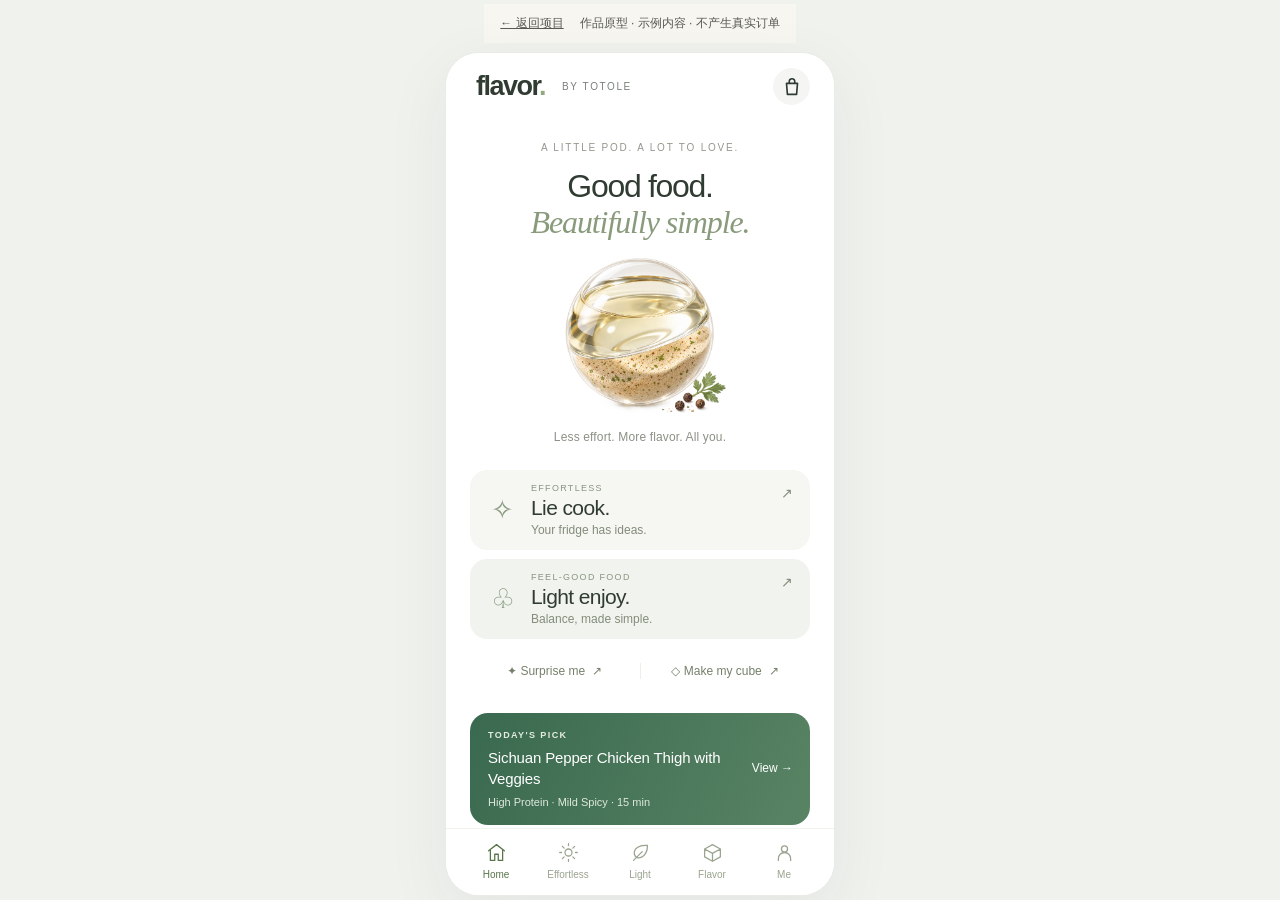
<file: demos/flavor-pod/index.html>
<!doctype html>
<html lang="en">
<head>
  <meta charset="utf-8">
  <meta name="viewport" content="width=device-width, initial-scale=1, viewport-fit=cover">
  <meta name="theme-color" content="#f7f6f1">
  <meta name="description" content="Flavor Machine — an interactive food and flavor portfolio concept.">
  <title>Flavor Pod · Kassie 的交互原型</title>
  <link rel="stylesheet" href="css/style.css">
  <link rel="stylesheet" href="css/studio.css?v=3">
</head>
<body>
  <div style="max-width:480px;margin:0 auto;padding:10px 16px;font:12px/1.6 Arial,sans-serif;color:#595b55;background:#f7f6f1;display:flex;justify-content:space-between;gap:16px"><a href="../../index.html#vibe" style="color:inherit">← 返回项目</a><span>作品原型 · 示例内容 · 不产生真实订单</span></div>
  <div class="phone-shell">
    <header class="topbar">
      <button class="wordmark" data-route="home" aria-label="Go home">flavor<span>.</span></button>
      <span>BY TOTOLE</span>
      <button class="bag-button" data-open-cart aria-label="Open bag"><svg viewBox="0 0 24 24" aria-hidden="true"><path d="M6 8h12l-1 12H7L6 8Z"/><path d="M9 8V6a3 3 0 0 1 6 0v2"/></svg><b class="cart-badge" hidden>0</b></button>
    </header>

    <main class="views">
      <section class="view active" data-view="home">
        <div class="home-hero">
          <p class="eyebrow">A LITTLE POD. A LOT TO LOVE.</p>
          <h1>Good food.<br><i>Beautifully simple.</i></h1>
          <div class="hero-illustration"><img src="assets/pod-editorial.webp" width="224" height="196" alt="Transparent double-chamber seasoning sphere with golden oil and herb granules" decoding="async"></div>
          <p class="hero-sub">Less effort. More flavor. All you.</p>
        </div>
        <div class="home-actions">
          <button data-route="effortless"><small>EFFORTLESS</small><strong>Lie cook.</strong><span>Your fridge has ideas. <b>↗</b></span></button>
          <button data-route="light"><small>FEEL-GOOD FOOD</small><strong>Light enjoy.</strong><span>Balance, made simple. <b>↗</b></span></button>
        </div>
        <div class="quick-actions"><button data-route="flavor/shaker">✦ Surprise me <span>↗</span></button><button data-route="flavor/cube">◇ Make my cube <span>↗</span></button></div>
        <button class="daily-card" data-route="flavor/shaker"><span>TODAY'S PICK</span><strong>Sichuan Pepper Chicken Thigh with Veggies</strong><small>High Protein · Mild Spicy · 15 min</small><i>View →</i></button>
      </section>

      <section class="view" data-view="effortless">
        <header class="page-head"><div><h1>Fridge Search</h1><p>Select ingredients on hand, let AI match recipes instantly.</p></div></header>
        <div class="category-tabs" id="categories"></div>
        <div class="ingredient-grid" id="ingredients"></div>
        <p class="helper">✦ Flavor Machine pairs what you have with a pod that fits.</p>
        <div class="sticky-action"><span><b id="selected-count">0</b> selected</span><button class="primary" id="generate" disabled>Generate recipes</button></div>
      </section>

      <section class="view" data-view="light">
        <header class="page-head"><div><h1>Light · Weekly Plan</h1><p>Goal: <span id="goal-name">Fat reduction &amp; body shaping</span> <button class="text-button" id="change-goal">change</button></p></div></header>
        <article class="calorie-card"><small>DAILY CALORIE TARGET</small><strong><span id="calories">1650</span> <i>kcal</i></strong><div><b id="calorie-bar"></b></div></article>
        <article class="macro-card"><div class="macro-title"><b>Macro split</b><div class="toggle"><button class="active" data-macro="balanced">Balanced</button><button data-macro="protein">High protein</button></div></div><div class="macro-bar"><i id="macro-p">35%</i><i id="macro-c">40%</i><i id="macro-f">25%</i></div><div class="macro-legend"><span>Protein <b id="legend-p">35%</b></span><span>Carbs <b id="legend-c">40%</b></span><span>Fat <b id="legend-f">25%</b></span></div></article>
        <div class="week-strip" id="week"></div>
        <article class="day-card" id="day-card"></article>
        <article class="week-cube"><small>THIS WEEK'S CUSTOM FLAVOR CUBE</small><div><span>LEMON SEA SALT</span><span>HERB PEPPER</span><span>BRIGHT CHILI</span></div><p>Auto-recommended for your training days.</p></article>
        <div class="sticky-action"><span>7 days + cube</span><button class="primary" data-add="Weekly Light Plan" data-price="89">Add meal &amp; pods</button></div>
      </section>

      <section class="view" data-view="flavor">
        <div class="flavor-tabs"><button class="active" data-flavor="shaker">AI Magic Shaker</button><button data-flavor="cube">DIY Flavor Cube</button></div>
        <div class="flavor-panel active" data-panel="shaker">
          <header class="shaker-head"><h1>Shake a little<br><i>magic.</i></h1><p>Match your meal by personality, taste and today's vibe.</p></header>
          <div class="slot-stage"><div class="slot-labels"><span>MBTI</span><span>TASTE</span><span>VIBE</span></div><div class="slot-machine"><b id="reel-a">INTJ</b><b id="reel-b">Fresh</b><b id="reel-c">Chill Night</b><button id="lever" aria-label="Pull shaker lever"><i></i></button></div><button class="primary shake-button" id="shake">PULL &amp; SHAKE</button><p>Every pull spins a new combo — and a new recipe.</p></div>
          <article class="shaken-recipe" id="shaken-recipe" hidden></article>
        </div>
        <div class="flavor-panel" data-panel="cube">
          <header class="shaker-head"><h1>Build your<br><i>flavor world.</i></h1><p>Your personal seasoning collection. Choose an ingredient, then tap a compartment.</p></header>
          <div class="cube-controls"><button id="cube-left" aria-label="Rotate cube left">↶</button><span>3 × 3 × 3</span><button id="cube-right" aria-label="Rotate cube right">↷</button></div>
          <label class="cube-layer-label">EDIT LAYER <select id="cube-layer" aria-label="Select cube layer"><option value="all">Whole cube · 27 pods</option><option value="0">Front · slots 1–9</option><option value="1">Middle · slots 10–18</option><option value="2">Back · slots 19–27</option></select></label><div class="cube-scene"><div class="cube-3d" id="cube-3d"><div class="cube-face front" data-face="front"></div><div class="cube-face right" data-face="right"></div><div class="cube-face top" data-face="top"></div></div></div>
          <p class="cube-hint">Tap a compartment to add your selected flavor. Choose a layer to reach the inner pods, or drag to swap.</p>
          <div class="pod-tray"><small>AVAILABLE PODS</small><div id="pods"></div></div>
          <div class="cube-meta"><span><small>ESTIMATED PRICE</small><b id="cube-price">¥39.9</b></span><span><small>FLAVOR BALANCE</small><b id="cube-balance">Bright &amp; savory</b></span></div>
          <article class="suggestion" id="cube-note">A little citrus would make this mix feel lighter.</article>
          <div class="cube-name"><input id="cube-name" maxlength="24" placeholder="Name your Flavor Cube"><button id="save-cube">Save</button></div><button class="outline" id="share-cube">Share this combination ↗</button><button class="primary" id="add-cube">Add cube to cart</button>
        </div>
      </section>

      <section class="view recipe-view" data-view="recipe"><button class="back" data-route="effortless">← Recipes</button><article id="recipe-detail"></article></section>

      <section class="view me-view" data-view="me">
        <article class="profile"><span>🍜</span><div><h1>Momo</h1><p>Light eater · Flavor explorer · INTJ</p></div></article>
        <div class="stats"><span><b id="mixes-stat">0</b>Saved Mixes</span><span><b id="orders-stat">0</b>Orders</span><span><b>12</b>Day Streak</span></div>
        <div class="menu"><button data-me="orders">📦 <span>My Orders</span><b>›</b></button><button data-me="mixes">🧊 <span>Saved Flavor Cubes</span><b>›</b></button><button data-me="favorites">🍽️ <span>Saved Recipes</span><b>›</b></button><button data-me="address">📍 <span>Delivery Address</span><b>›</b></button><button data-me="preferences">⚙️ <span>Preferences</span><b>›</b></button><button data-me="language">🌐 <span>Language · English</span><b>›</b></button><button data-open-cart>🛒 <span>Cart</span><b>›</b></button></div>
        <p class="portfolio-note">Flavor Machine · Nestlé Competition Prototype</p>
      </section>
    </main>
    <nav class="tabbar"><button data-route="home"><svg viewBox="0 0 24 24" aria-hidden="true"><path d="m3 10 9-7 9 7M5 9v12h5v-7h4v7h5V9"/></svg><span>Home</span></button><button data-route="effortless"><svg viewBox="0 0 24 24" aria-hidden="true"><circle cx="12" cy="12" r="4"/><path d="M12 2v2M12 20v2M2 12h2M20 12h2M5 5l2 2M17 17l2 2M5 19l2-2M17 7l2-2"/></svg><span>Effortless</span></button><button data-route="light"><svg viewBox="0 0 24 24" aria-hidden="true"><path d="M20 4C10 3 4 8 5 14c2 8 15 4 15-10ZM4 21 14 11"/></svg><span>Light</span></button><button data-route="flavor/shaker"><svg viewBox="0 0 24 24" aria-hidden="true"><path d="m12 3 9 5v9l-9 5-9-5V8ZM3 8l9 5 9-5M12 13v9"/></svg><span>Flavor</span></button><button data-route="me"><svg viewBox="0 0 24 24" aria-hidden="true"><circle cx="12" cy="8" r="3.5"/><path d="M5 21v-2a7 7 0 0 1 14 0v2"/></svg><span>Me</span></button></nav>
    <div class="overlay" hidden></div><aside class="sheet" id="cart-sheet" hidden><button class="close" data-close>×</button><h2>Your Bag</h2><div id="cart-items"></div><div class="cart-total">Total <b id="cart-total">¥0</b></div><button class="primary" id="checkout">Checkout (Demo)</button></aside><aside class="sheet" id="match-sheet" hidden><button class="close" data-close>×</button><h2>AI Matched Recipes ✦</h2><p>Based on what is in your fridge — choose one for the full recipe.</p><div id="matches"></div></aside><aside class="sheet" id="me-sheet" hidden><button class="close" data-close>×</button><div id="me-content"></div></aside><div class="toast" id="toast" hidden></div>
  </div>
  <script src="js/app.js"></script>
</body>
</html>
</file>
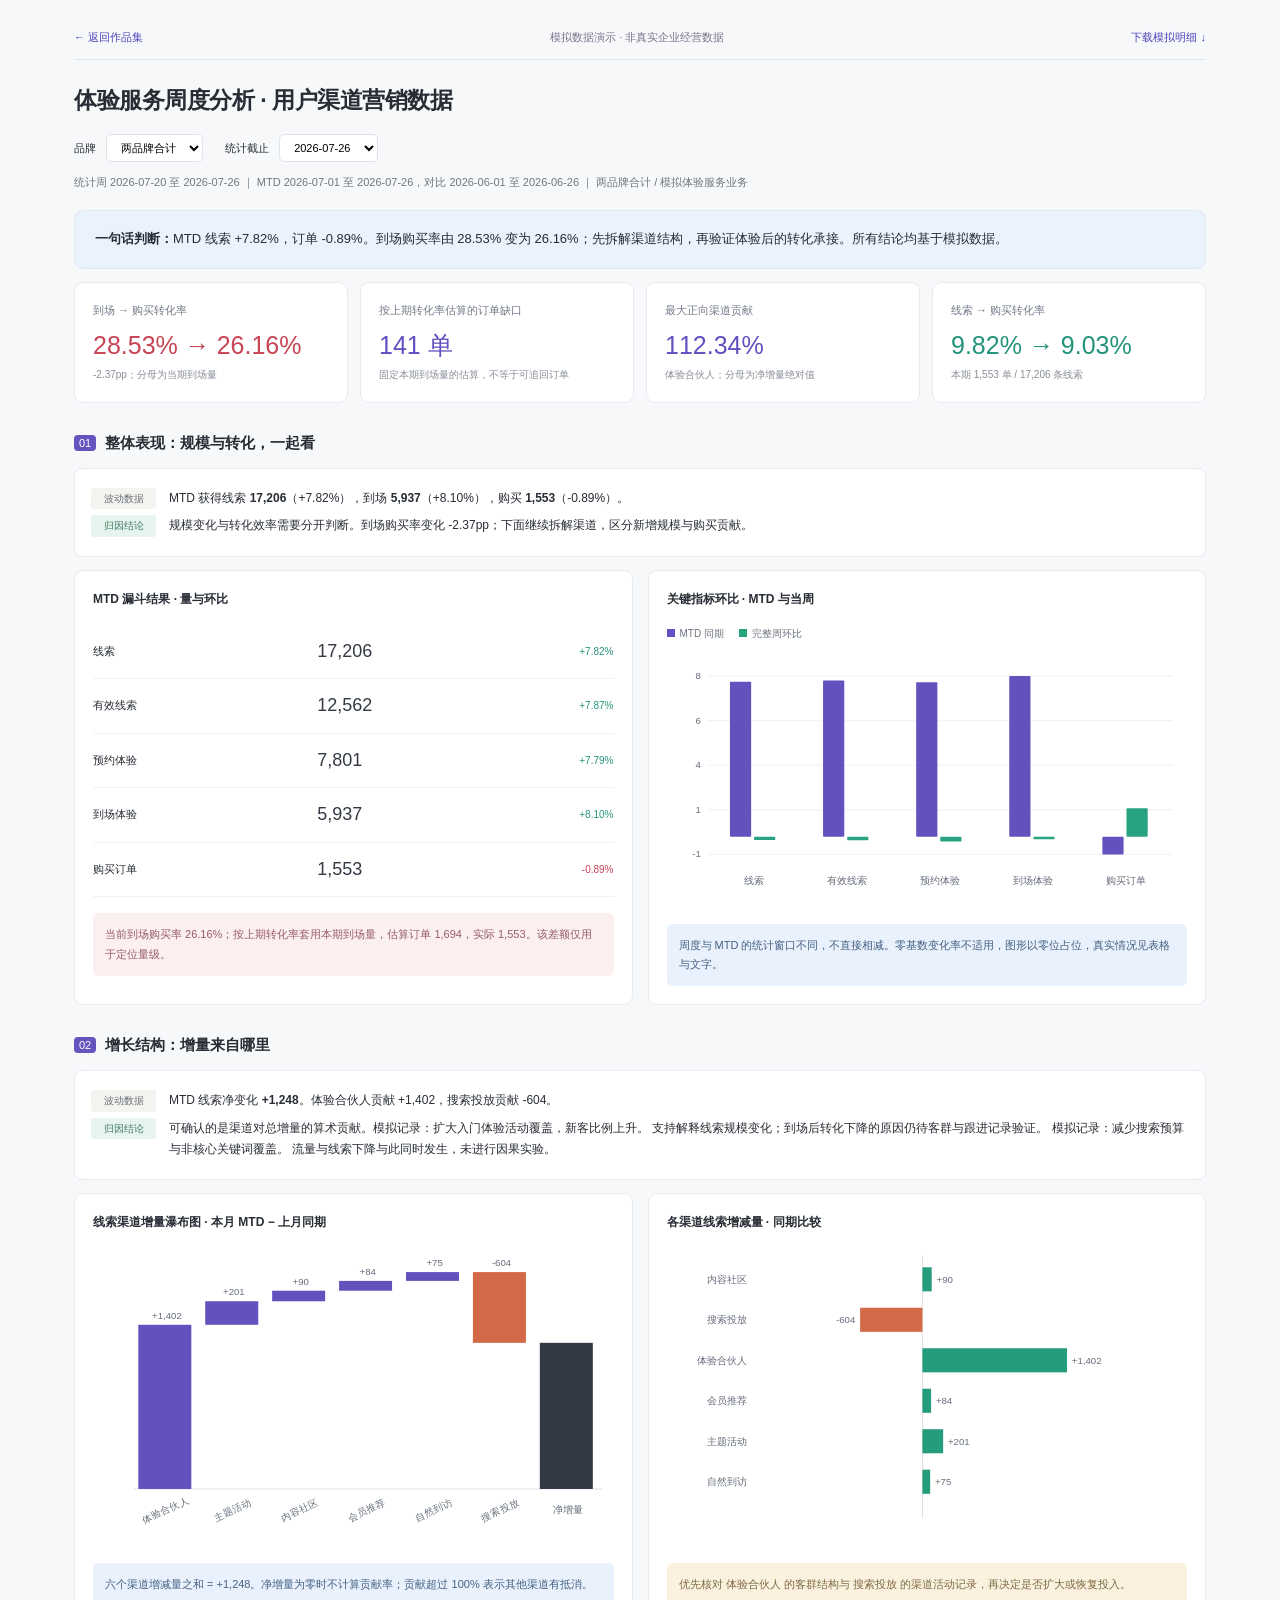
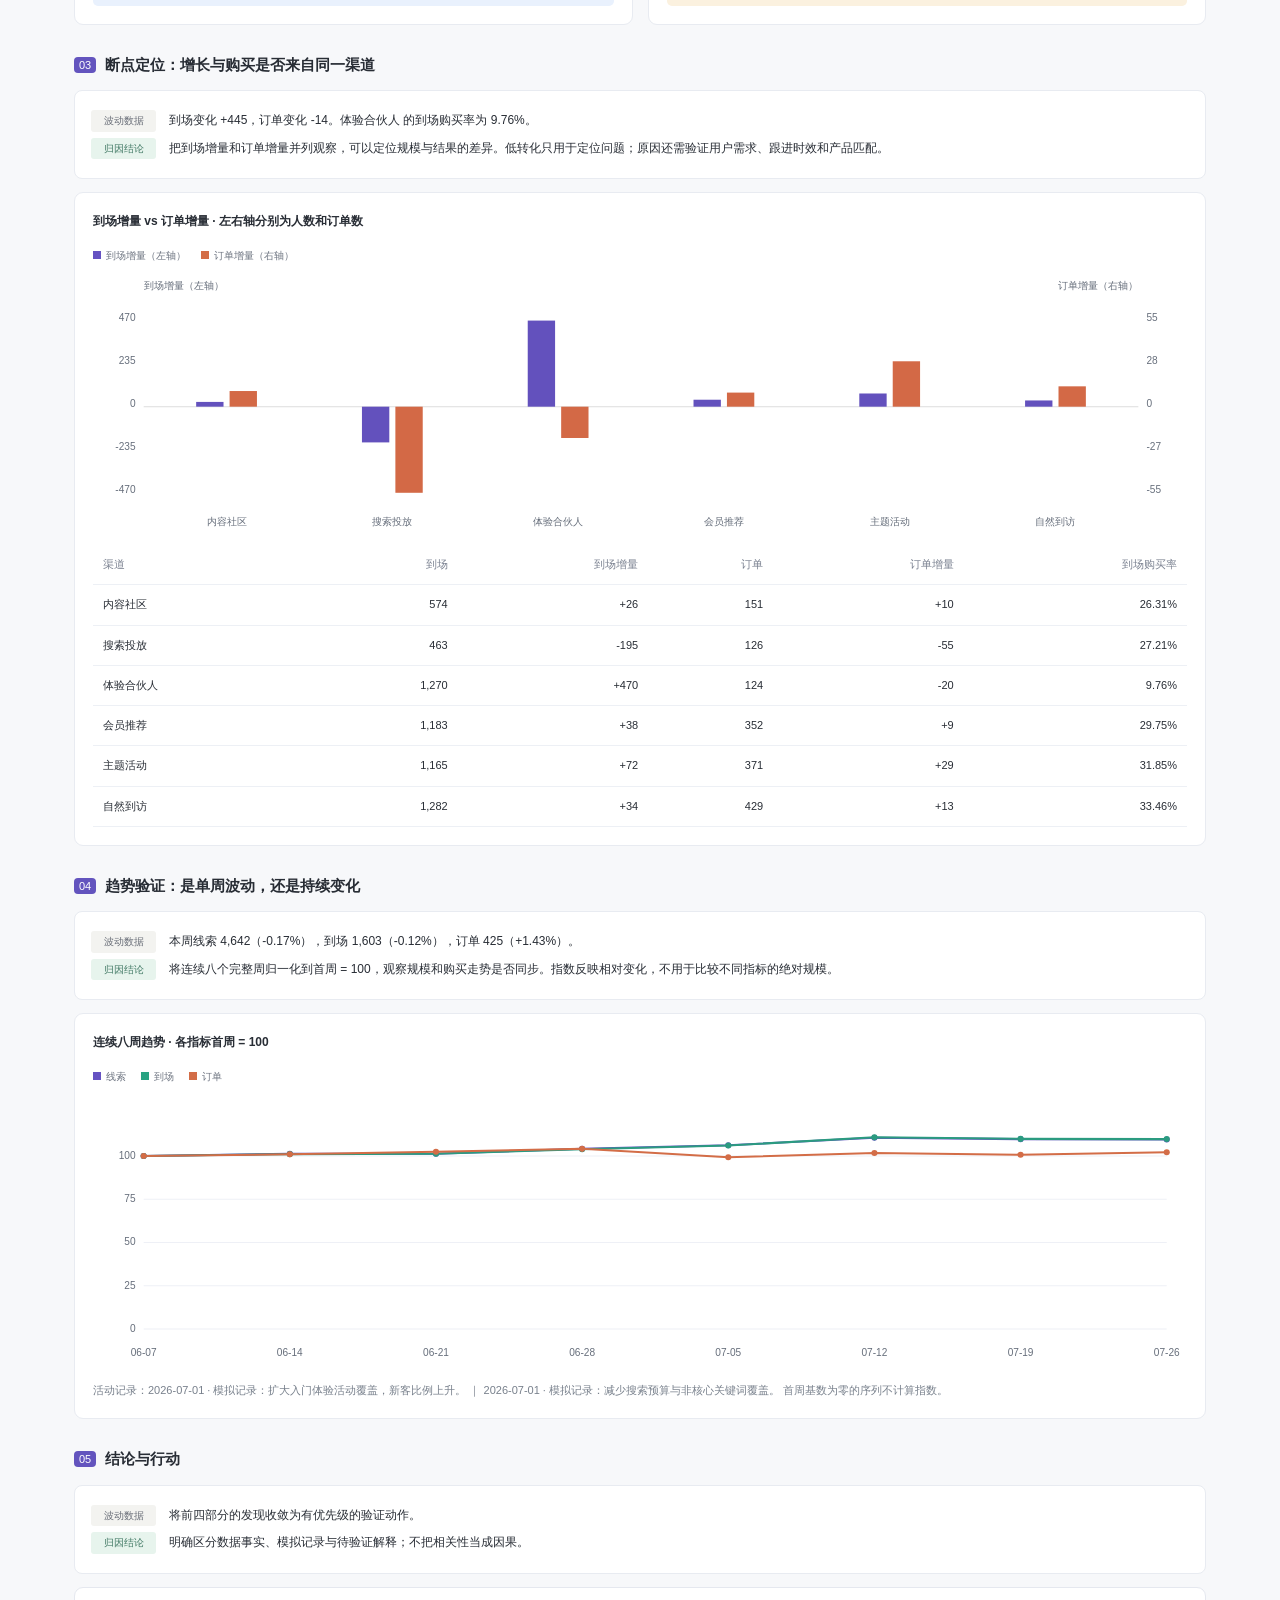
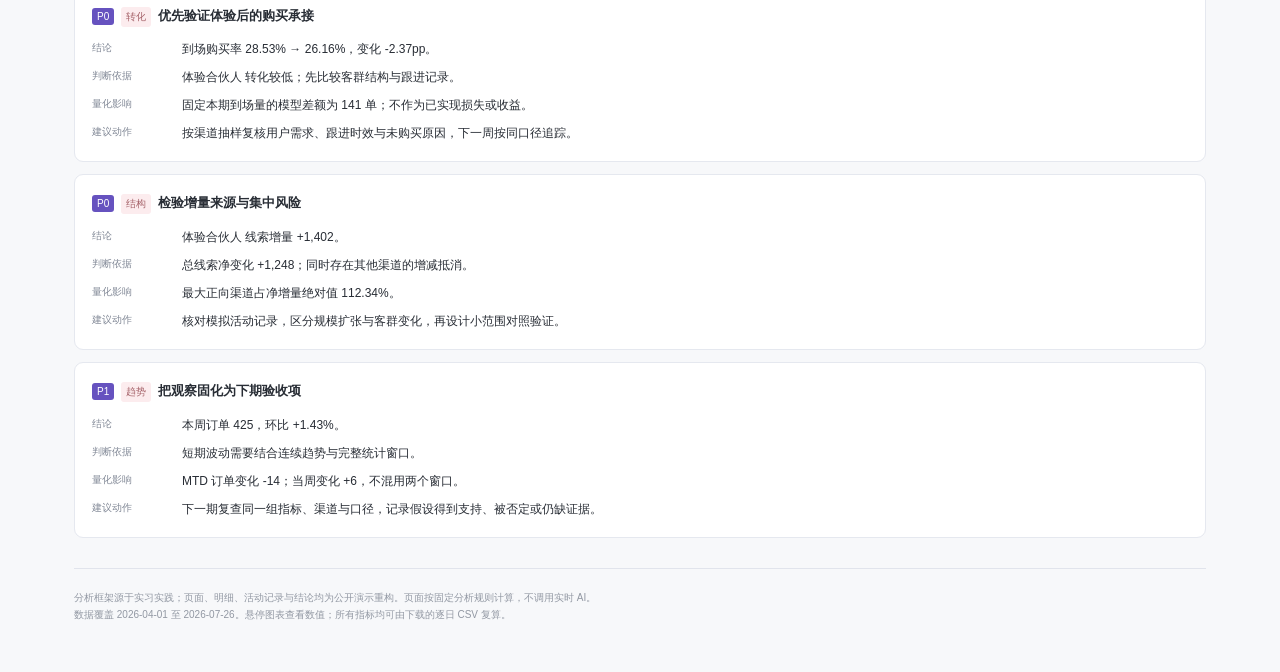
<file: report.html>
<!doctype html><html lang="zh-CN"><head><meta charset="utf-8"><meta name="viewport" content="width=device-width,initial-scale=1"><title>体验服务周度分析 · 模拟数据演示</title><link rel="stylesheet" href="report.css"><script src="report.js" defer></script></head><body><main class="report"><header><div class="report-nav"><a href="index.html#analysis">← 返回作品集</a><span>模拟数据演示 · 非真实企业经营数据</span><a href="assets/business-data.csv" download>下载模拟明细 ↓</a></div><h1>体验服务周度分析 · 用户渠道营销数据</h1><div class="filters"><label>品牌 <select id="brand"><option value="all">两品牌合计</option><option>知屿体验</option><option>拾光工坊</option></select></label><label>统计截止 <select id="cutoff"></select></label></div><p class="meta" id="range"></p></header><div id="report-content" aria-live="polite"><p class="loading">正在计算模拟周报…</p></div><footer>分析框架源于实习实践；页面、明细、活动记录与结论均为公开演示重构。页面按固定分析规则计算，不调用实时 AI。<br>数据覆盖 2026-04-01 至 2026-07-26。悬停图表查看数值；所有指标均可由下载的逐日 CSV 复算。</footer></main></body></html>
</file>
<file: base.css>
@charset "UTF-8";
:root{--cream:#f6f4ee;--blue:#2348f4;--ink:#eee;--bg:#101010;--line:#343434;--pad:clamp(22px,4.2vw,80px)}*{box-sizing:border-box;margin:0;padding:0}html{scroll-behavior:smooth;scroll-padding-top:75px}body{background:var(--bg);color:var(--ink);font-family:Arial,"Microsoft YaHei","PingFang SC",sans-serif;-webkit-font-smoothing:antialiased;line-height:1.5}a{color:inherit;text-decoration:none}button{color:inherit;font:inherit;border:0;cursor:pointer;background:none}img{display:block;max-width:100%}a:focus-visible,button:focus-visible{outline:3px solid #6d8aff;outline-offset:6px}.skip{position:fixed;left:15px;top:-100px;z-index:100;padding:10px;background:white;color:black}.skip:focus{top:12px}.eyebrow,.section-top,.case-foot,.browser-bar,figcaption,.poster-bottom,.side-label,.work-nav,.more-grid>a>span,.footer-line{font-family:Consolas,"Microsoft YaHei",monospace;font-size:11px;letter-spacing:.035em}
/* Portrait poster */
.poster{height:100svh;min-height:630px;max-height:1150px;background:var(--cream);color:#181818;position:relative;overflow:hidden;isolation:isolate}.poster-nav{position:absolute;inset:0 0 auto;display:flex;justify-content:space-between;align-items:center;padding:25px var(--pad);z-index:5;font-size:15px}.poster-nav>a{font-weight:700}.poster-nav>a span{font-weight:400;font-size:12px;margin-left:6px}.poster-nav nav{display:flex;gap:27px;font-size:12px}.poster-nav nav a{border-bottom:1px solid #222;padding-bottom:3px}.poster-name{font-family:Arial Black,Arial,sans-serif;font-weight:900;font-size:clamp(130px,24vw,460px);letter-spacing:-.085em;line-height:.85;position:absolute;width:100%;top:40%;left:-.7%;text-align:center;color:var(--blue);z-index:1}.poster-person{position:absolute;z-index:2;bottom:-2px;left:50%;transform:translateX(-50%);height:88%;width:auto;max-width:none;object-fit:contain;filter:drop-shadow(0 6px 8px #1b216110)}.poster-bottom{position:absolute;bottom:25px;left:var(--pad);right:var(--pad);z-index:4;display:flex;align-items:center;justify-content:space-between;font-size:12px}.poster-bottom a{display:flex;gap:24px;align-items:center}.poster-bottom a span{font-size:25px}.side-label{position:absolute;top:35%;left:25px;writing-mode:vertical-rl;letter-spacing:.28em;font-size:9px;z-index:3}.poster-orbit{position:absolute;border:1px solid #deddd7;border-radius:50%;pointer-events:none;z-index:0}.orbit-one{width:120vw;height:65vw;left:-9%;top:-25%;transform:rotate(-28deg)}.orbit-two{width:95vw;height:80vw;right:-56%;bottom:-30%;transform:rotate(20deg)}.poster-dot{position:absolute;border-radius:50%;background:var(--blue);width:12px;height:12px}.dot-one{left:15%;top:28%}.dot-two{right:13%;bottom:20%;width:8px;height:8px}.poster-ring{position:absolute;left:20%;bottom:20%;width:46px;height:46px;border:1px solid var(--blue);border-radius:50%}
/* Work rhythm */
.work-nav{position:sticky;top:0;z-index:20;padding:19px var(--pad);background:#101010f2;backdrop-filter:blur(15px);display:flex;justify-content:space-between;align-items:center;border-bottom:1px solid var(--line);gap:25px}.nav-logo{font:700 22px Arial}.work-nav>div{display:flex;gap:30px}.work-nav>div a{color:#999;white-space:nowrap;transition:color .2s}.work-nav>div a.active,.work-nav>div a:hover{color:#fff}.work-nav>span{font-size:9px;color:#777}.work-case{padding:70px var(--pad) 35px;max-width:1800px;margin:auto;scroll-margin-top:65px}.case-heading>.eyebrow{color:#8e8e8e;margin-bottom:15px}.title-row{display:flex;align-items:flex-end;justify-content:space-between;gap:25px}.title-row h2{font-size:clamp(62px,9.3vw,155px);font-weight:400;letter-spacing:-.065em;line-height:1.05}.actions{display:flex;gap:23px;flex-shrink:0;padding-bottom:12px}.actions a{font-size:12px;border-bottom:1px solid #888;padding:8px 0}.actions a:hover{color:#acbdff;border-color:#acbdff}.question{font-size:clamp(16px,1.65vw,23px);color:#aaa;margin-top:22px;letter-spacing:-.025em}.steps{list-style:none;display:grid;grid-template-columns:repeat(3,1fr);gap:40px;border-top:1px solid var(--line);padding:27px 0 30px}.steps li{display:flex;gap:18px;align-items:flex-start}.steps li>span{font:12px Consolas,monospace;color:#777;padding-top:5px}.steps h3{font-size:16px;font-weight:400;margin-bottom:10px}.steps p{font-size:13px;color:#999;line-height:1.85}.case-foot{display:flex;gap:35px;justify-content:space-between;color:#777;border-top:1px solid var(--line);padding:16px 0 30px;line-height:1.8;font-size:10px}.case-foot>span{flex-shrink:0;color:#999}.case-foot p{max-width:650px;text-align:right}figcaption{font-size:10px;color:#919191;margin-top:11px}.zoom{display:block;position:relative;width:100%;padding:0;text-align:left}.zoom-mark{position:absolute;right:12px;bottom:12px;background:#111;color:white;border:1px solid #777;width:29px;height:29px;display:grid;place-items:center;font:16px Arial;transition:background .2s}.zoom:hover .zoom-mark{background:var(--blue)}
/* Vibe coding — original slide and real app */
.vibe-stage{display:grid;grid-template-columns:repeat(12,minmax(0,1fr));align-items:start;margin:50px 0 48px;gap:22px;padding-bottom:28px}.blueprint{grid-column:1/10;grid-row:1;padding-top:12px}.blueprint .zoom{background:#efeee5;box-shadow:0 15px 45px #0006}.blueprint img{width:100%;height:auto}.prototype-frame{grid-column:9/13;grid-row:1;transform:translateY(85px);z-index:2;min-width:0}.browser-bar{display:flex;align-items:center;justify-content:space-between;gap:10px;padding:11px 13px;background:#252525;border:1px solid #414141;border-bottom:0;border-radius:9px 9px 0 0;color:#aaa;font-size:9px}.browser-bar>span:first-child{letter-spacing:2px;font-size:8px;color:#686868}.browser-bar a{font:15px Arial;color:#ddd}.prototype-window{width:100%;height:360px;background:#f9f4e9;overflow:hidden;border:1px solid #414141;box-shadow:0 15px 40px #0007;position:relative}.prototype-window iframe{border:0;display:block;width:500px;height:700px;transform:scale(.65);transform-origin:top left;pointer-events:none}.prototype-frame figcaption{margin-top:10px}
/* AI — explain first, output second */
.analysis-stage{display:grid;grid-template-columns:1fr 1.25fr;gap:7%;align-items:center;margin:50px 0 45px}.analysis-map{padding:15px 0}.analysis-map>.eyebrow{color:#9baaec}.analysis-map h3{font-size:clamp(30px,3.5vw,54px);font-weight:400;letter-spacing:-.04em;line-height:1.35;margin:24px 0 25px}.analysis-map ol{list-style:none}.analysis-map li{border-top:1px solid #363636;padding:15px 0;display:grid;grid-template-columns:35px 1fr;gap:5px;font-size:16px}.analysis-map li>span{font:11px Consolas,monospace;color:#777;padding-top:4px;grid-row:1/3}.analysis-map li small{grid-column:2;font-size:12px;color:#929292}.report-frame{transform:rotate(1deg);min-width:0}.report-window{overflow:hidden;height:515px;background:#fafafa;position:relative;border:1px solid #414141;box-shadow:0 20px 40px #0008}.report-window iframe{border:0;display:block;width:1000px;height:1040px;transform:scale(.52);transform-origin:top left;pointer-events:none}.report-frame figcaption{text-align:right}
/* Dior — actual screen proportions, restrained hardware */
.dior-stage{display:grid;grid-template-columns:2.5fr 1fr;align-items:center;gap:45px;margin:45px 0 35px;padding:32px 22px 0;background:radial-gradient(ellipse at 42% 65%,#30302e,transparent 63%)}.monitor-group{min-width:0}.monitor{border:1px solid #565656;padding:10px 10px 0;border-radius:12px;background:linear-gradient(130deg,#373737,#151515 75%);box-shadow:0 22px 45px #0008}.monitor-top{height:19px;display:flex;justify-content:center;gap:8px;align-items:center;font:7px Consolas;color:#999;padding-bottom:8px}.monitor-top i{width:4px;height:4px;border-radius:50%;background:#555}.monitor-view{overflow:hidden;aspect-ratio:1.8;background:white;border:1px solid #1a1a1a}.monitor-view img{width:100%;height:auto}.monitor-chin{font:8px Consolas;text-align:center;letter-spacing:.12em;color:#9c9c9c;padding:14px}.monitor-stand{position:relative;margin:0 auto 22px;height:55px;width:24%;background:linear-gradient(90deg,#242424,#696969,#353535);clip-path:polygon(25% 0,75% 0,85% 78%,100% 90%,100% 100%,0 100%,0 90%,15% 78%)}.automation-aside{align-self:center;padding-bottom:25px;min-width:0}.automation-number b{font-size:clamp(65px,8vw,115px);font-weight:400;line-height:1;letter-spacing:-.06em}.automation-number b span{font-size:16px;letter-spacing:0;margin-left:8px}.automation-number p{font-size:15px;margin:13px 0 23px;line-height:1.8}.automation-number small{font-size:10px;color:#999}.automation-detail{border-top:1px solid #555;padding-top:16px}.automation-crop{height:190px;overflow:hidden;background:white;border-radius:5px}.automation-crop img{width:100%;height:auto}.automation-detail figcaption{font-size:9px}
/* NIO — decisions and effect, not a UI redesign case */
.nio-stage{display:grid;grid-template-columns:1fr 1.25fr;gap:9%;margin:48px 6% 45px;align-items:center}.nio-poster{width:100%;max-width:370px;transform:rotate(-2deg)}.nio-poster-crop{height:440px;overflow:hidden;background:#0288af;box-shadow:0 20px 40px #0009}.nio-poster-crop img{width:100%;height:auto}.nio-strategy>.eyebrow{color:#9aabc0}.growth-stat{margin-top:20px}.growth-stat>b{font-size:clamp(70px,9.7vw,142px);font-weight:400;line-height:1.1;letter-spacing:-.07em;color:#c8dbfa}.growth-stat>b span{font-size:.45em;letter-spacing:-.04em}.growth-stat>p{font-size:18px;margin-top:9px}.growth-stat small{display:block;font-size:10px;color:#888;line-height:1.8;margin-top:12px}.nio-insight{margin-top:28px;padding-top:22px;border-top:1px solid #444}.nio-insight>span{font-size:10px;color:#888}.nio-insight h3{font-size:26px;line-height:1.5;font-weight:400;margin:10px 0}.nio-insight>p{font-size:12px;color:#999;line-height:1.9;max-width:470px}
/* Supporting work */
.more-work,.about,footer{padding:65px var(--pad);max-width:1800px;margin:auto}.section-top{display:flex;justify-content:space-between;border-top:1px solid var(--line);padding-top:18px;color:#888}.more-work h2{font-size:clamp(40px,7.5vw,110px);font-weight:400;letter-spacing:-.05em;margin:45px 0}.more-grid{display:grid;grid-template-columns:repeat(3,1fr);gap:25px}.more-grid>a{padding:28px 25px;border:1px solid #333;background:#171717;transition:background .2s;display:flex;flex-direction:column}.more-grid>a:hover{background:#202020}.more-grid>a>span{color:#818181;font-size:9px}.more-grid h3{font-size:27px;font-weight:400;line-height:1.4;margin:30px 0 20px}.more-grid p{font-size:11px;color:#999;line-height:1.8}.more-grid b{font-size:11px;font-weight:400;margin-top:28px}.about-grid{display:grid;grid-template-columns:1fr 1fr;align-items:center;gap:10%;margin:65px 5% 15px}.about-grid>img{width:100%;max-width:380px;aspect-ratio:.8;object-fit:cover;object-position:center 35%;filter:grayscale(1)}.about h2{font-size:clamp(45px,6.7vw,95px);font-weight:400;letter-spacing:-.055em;line-height:1.02;margin-bottom:30px}.about p{font-size:15px;color:#aaa;line-height:1.9;margin:17px 0}.about-grid a{display:inline-block;font-size:12px;border-bottom:1px solid #888;padding-bottom:4px;margin-top:15px}.hello{font-size:clamp(80px,16vw,260px);line-height:1.25;font-weight:400;letter-spacing:-.065em;display:flex;justify-content:space-between;margin:35px 0}.hello span{font-size:.7em}.footer-line{display:flex;justify-content:space-between;border-top:1px solid var(--line);padding-top:20px;color:#999;font-size:10px}footer{padding-bottom:25px}
/* Readable original images */
#image-dialog{border:0;padding:0;background:#111;color:#eee;width:100vw;height:100dvh;max-width:none;max-height:none;margin:0;overflow:auto}#image-dialog::backdrop{background:#000d}.lightbox-top{position:sticky;top:0;z-index:2;display:flex;justify-content:space-between;align-items:center;gap:25px;background:#111f;padding:20px 30px;border-bottom:1px solid #444;font-size:13px}.lightbox-top button{white-space:nowrap;border-bottom:1px solid #777;padding:5px}.lightbox-image{padding:25px;display:flex;justify-content:center;align-items:flex-start;min-height:75vh}.lightbox-image img{max-width:100%;width:auto;height:auto;max-height:none}
@media(min-width:1500px){.prototype-window{height:460px}.prototype-window iframe{width:600px;height:850px;transform:scale(.75)}.report-window{height:625px}.report-window iframe{transform:scale(.68)}.nio-poster-crop{height:510px}}
@media(max-width:1100px){.work-nav>span{display:none}.work-nav>div{gap:22px}.prototype-window{height:310px}.prototype-window iframe{transform:scale(.5)}.vibe-stage{padding-bottom:60px}.report-window{height:440px}.report-window iframe{transform:scale(.43)}.dior-stage{gap:25px;padding-left:0;padding-right:0}.automation-crop{height:160px}.nio-stage{gap:7%;margin-left:2%;margin-right:2%}.nio-poster-crop{height:415px}.steps{gap:25px}.steps p{font-size:12px}.poster-person{height:84%}.poster-name{top:43%}.case-foot>span{flex-shrink:1}}
@media(max-width:760px){html{scroll-padding-top:65px}.poster{min-height:600px;max-height:950px}.poster-nav{padding:20px 20px;font-size:13px}.poster-nav>a span{font-size:10px;margin-left:2px}.poster-nav nav{gap:18px;font-size:11px}.poster-name{font-size:25vw;top:32%;left:-1%}.poster-person{height:73%;bottom:0;max-width:none}.poster-bottom{bottom:21px;left:20px;right:20px;font-size:10px}.poster-bottom a{gap:9px}.side-label{left:13px;top:44%;font-size:7px;letter-spacing:.15em}.orbit-one{width:180vw;height:170vw;left:-50%;top:-17%}.orbit-two{width:140vw;height:200vw;right:-70%;bottom:-20%}.dot-one{top:23%;left:17%}.dot-two{right:10%;bottom:25%}.poster-ring{left:11%;bottom:28%;width:25px;height:25px}.work-nav{padding:15px 20px;gap:19px}.work-nav>div{overflow-x:auto;scrollbar-width:none;gap:25px;font-size:10px}.nav-logo{font-size:20px}.work-case{padding-top:43px;scroll-margin-top:55px}.case-heading>.eyebrow{font-size:9px}.title-row{display:block}.title-row h2{font-size:clamp(49px,12.8vw,87px)}.actions{padding:0;margin-top:15px;gap:25px}.actions a{font-size:11px}.question{font-size:15px;line-height:1.8;margin-top:16px}.vibe-stage{grid-template-columns:repeat(6,minmax(0,1fr));gap:0;margin:25px 0 30px;padding-bottom:0}.blueprint{grid-column:1/7;grid-row:1}.prototype-frame{grid-column:2/7;grid-row:2;transform:none;margin:25px 0 0 12px}.prototype-window{height:355px}.prototype-window iframe{transform:scale(.61)}.blueprint figcaption,.prototype-frame figcaption{font-size:9px}.steps{grid-template-columns:1fr;gap:22px;padding:24px 0}.steps h3{font-size:15px;margin-bottom:5px}.steps li{gap:18px}.steps p{font-size:12px}.case-foot{display:block;padding-bottom:15px}.case-foot p{text-align:left;margin-top:8px;font-size:9px}.analysis-stage{grid-template-columns:1fr;gap:25px;margin:30px 0}.analysis-map h3{font-size:34px}.analysis-map li{font-size:15px}.report-frame{transform:none;margin-left:15px}.report-window{height:420px}.report-window iframe{transform:scale(.34)}.report-frame figcaption{font-size:9px}.dior-stage{grid-template-columns:1fr;gap:15px;margin:27px 0 24px;padding-top:10px}.monitor{padding:7px 7px 0;border-radius:8px}.monitor-chin{font-size:6px;padding:10px}.monitor-top{font-size:6px;height:15px}.monitor-stand{height:35px;margin-bottom:5px}.automation-aside{display:grid;grid-template-columns:1fr 1.25fr;gap:20px;align-items:center;padding:0}.automation-number b{font-size:75px}.automation-number p{font-size:13px;margin-bottom:0}.automation-number small{font-size:9px;display:block}.automation-detail{padding-top:0;border-top:0}.automation-crop{height:185px}.automation-detail figcaption{font-size:8px}.nio-stage{display:flex;flex-direction:column-reverse;gap:30px;margin:30px 0}.nio-strategy{width:100%}.growth-stat>b{font-size:90px}.growth-stat>p{font-size:16px}.nio-insight h3{font-size:25px}.nio-poster{width:70%;max-width:290px;align-self:flex-start;margin-left:6%;transform:rotate(-2deg)}.nio-poster-crop{height:355px}.nio-poster figcaption{font-size:9px}.more-work,.about,footer{padding-top:40px;padding-bottom:40px}.section-top{font-size:9px}.more-work h2{font-size:40px;margin:30px 0}.more-grid{grid-template-columns:1fr;gap:15px}.more-grid>a{padding:25px}.more-grid h3{font-size:25px;margin:18px 0}.about-grid{grid-template-columns:1fr;margin:35px 0 0;gap:30px}.about-grid>img{width:75%;max-width:320px}.about h2{font-size:56px;margin-bottom:25px}.about p{font-size:14px}.hello{font-size:20vw;margin:30px 0 40px}.footer-line{flex-wrap:wrap;gap:20px;font-size:9px}.footer-line>a{flex-basis:100%;font-size:12px}.lightbox-top{padding:15px;font-size:11px}.lightbox-image{padding:15px}}
@media(max-width:380px){.poster-nav>a span{display:none}.poster-person{height:67%}.prototype-window{height:305px}.prototype-window iframe{transform:scale(.51)}.report-window iframe{transform:scale(.29)}.report-window{height:355px}.automation-number b{font-size:60px}.automation-crop{height:155px}}
.work-case{scroll-margin-top:0}
@media(prefers-reduced-motion:reduce){html{scroll-behavior:auto}*,*:before,*:after{animation:none!important;transition:none!important}}
@media(max-width:760px){.poster-person{width:100%;height:auto;max-height:76%;object-fit:contain}.poster-name{top:28%}}
</file>
<file: v6.css>
:root{--blue:#aab8ff;--accent:#b4c1ff;--bg:#0b0b0e;--line:#2c2c34;--ink:#f2efe7}body{background:var(--bg)}[hidden]{display:none!important}button,a{-webkit-tap-highlight-color:transparent}.poster{background:#09090c;color:var(--ink);min-height:760px;max-height:1100px}.poster-nav{padding-top:24px}.poster-nav nav{align-items:center}.poster-nav nav a{border-color:#494954}.poster-name{color:#a8b5ff;text-shadow:0 0 100px #7d8cdb15;top:35%;transform:translate(calc(var(--px,0px) * -.5),calc(var(--py,0px) * -.5));letter-spacing:-.085em}.poster-person{height:87%;bottom:98px;transform:translate(calc(-50% + var(--px,0px)),var(--py,0px));filter:drop-shadow(0 0 17px #eec68523) drop-shadow(0 0 60px #909efb1c);mask-image:linear-gradient(#000 85%,transparent 100%)}.poster-glow{position:absolute;width:65%;height:70%;left:17.5%;top:8%;background:radial-gradient(ellipse,#ae94d519,transparent 65%);z-index:0;pointer-events:none;animation:breathe 7s ease-in-out infinite alternate}.poster-orbit{border-color:#acb9ff0c}.poster-dot{background:#d5bb79;box-shadow:0 0 20px #d5bb7933}.poster-ring{border-color:#c0ae793d}.poster-bottom{display:block;bottom:22px}.poster-bottom>p{display:flex;justify-content:space-between;margin-bottom:15px;letter-spacing:.15em;color:#9c9caa;font-size:10px}.poster-bottom>p>span{font-size:9px}.hero-projects{display:grid;grid-template-columns:repeat(5,1fr);gap:10px}.hero-projects>a{padding:16px 17px;background:#18181bcc;border:1px solid #34343d;backdrop-filter:blur(18px);display:flex;gap:12px;justify-content:flex-start;border-radius:5px;font-size:12px;transition:background .2s,transform .2s,border-color .2s}.hero-projects a>span{font:10px Consolas;color:#9397a8}.hero-projects a>b{margin-left:auto;color:var(--accent)}.hero-projects a:hover{background:#24242f;transform:translateY(-3px);border-color:#8997d2}.resume-button{display:inline-flex!important;align-items:center;background:var(--accent)!important;color:#111225!important;padding:11px 19px!important;border:0!important;border-radius:4px;font-weight:700;font-size:12px!important}.poster-nav .resume-button{padding:9px 14px!important}.work-nav{background:#0b0b0eee;gap:15px}.work-nav>div{gap:22px}.work-nav>a:last-child{color:#aaa;font-size:11px}.question{max-width:990px;line-height:1.7}.work-case{padding-top:85px}.case-heading .eyebrow{color:#9996a7}.actions a:hover{color:var(--accent)}.pill{display:inline-block;padding:12px 19px;border:1px solid #575765;border-radius:4px;font-size:12px}.pill:hover{background:#222230}.prototype-window{display:block}.try-overlay{position:absolute;bottom:16px;left:12px;right:12px;background:#b8c5ff;color:#121728;text-align:center;border-radius:4px;padding:16px 6px;font-size:13px;font-weight:700;box-shadow:0 5px 30px #0005}.prototype-window:hover .try-overlay{background:#d0d9ff}.workflow-stage{display:grid;grid-template-columns:.9fr 1.1fr;gap:7%;margin:54px 0}.workflow-intro h3,.output-preview h3{font-size:clamp(27px,3vw,45px);font-weight:400;letter-spacing:-.035em;line-height:1.35;margin:18px 0}.workflow-intro>p:not(.eyebrow),.output-preview p{font-size:13px;color:#9595a0}.workflow-tabs{display:flex;flex-direction:column;margin-top:30px}.workflow-tabs button{display:flex;align-items:center;gap:18px;text-align:left;border-top:1px solid var(--line);padding:17px 3px;font-size:11px;color:#888}.workflow-tabs b{font:400 15px Arial,'Microsoft YaHei'}.workflow-tabs span{margin-left:auto;font-size:11px}.workflow-tabs [aria-selected=true]{color:var(--accent)}.flow-display{min-height:405px;background:radial-gradient(ellipse at 90% 0,#6d79cd18,transparent 70%),#131319;border:1px solid #34343e;border-radius:12px;padding:34px;display:flex;flex-direction:column;justify-content:center}.flow-display h4{font-size:23px;font-weight:400;margin:14px 0 25px}.flow-display>.eyebrow{color:#a9b4ed}.flow-display .flow-example{padding:16px;border-left:2px solid var(--accent);background:#ffffff05;font-size:15px;margin-bottom:20px}.flow-grid{display:grid;grid-template-columns:1fr 1fr;gap:12px}.flow-grid article{padding:14px;border:1px solid #373742;border-radius:5px}.flow-grid h5{font-size:13px;margin-bottom:6px;color:#d4daf3}.flow-grid p,.flow-checks li,.flow-display>small{font-size:12px;color:#aaaaba;line-height:1.8}.flow-display>small{margin-top:21px}.task-sequence{display:flex;flex-direction:column;gap:7px}.task-sequence span{border:1px solid #363642;padding:10px;font-size:13px}.task-sequence b{color:var(--accent);margin-right:14px;font:12px Consolas}.flow-checks{list-style:none}.flow-checks li{border-bottom:1px solid var(--line);padding:12px 0}.flow-checks b{color:#8dd7b9;margin-right:9px}.output-preview{display:grid;grid-template-columns:.75fr 1.25fr;gap:8%;align-items:center;margin:45px 0}.output-preview .pill{margin-top:25px}.report-frame{transform:none!important}.report-window{display:block;position:relative;height:350px}.preview-open{position:absolute;bottom:15px;right:15px;background:#14151e;color:#fff;font-size:11px;padding:10px 15px;border-radius:4px}.system-map{padding:22px 0;margin:35px 0 30px;border-block:1px solid var(--line)}.system-map-top{display:flex;justify-content:space-between;gap:10px;color:#9b9ba8;font-size:11px}.system-nodes{display:flex;gap:20px;margin:22px 0}.system-nodes button{flex:1;border:1px solid #363642;padding:15px 6px;position:relative;border-radius:4px;font-size:13px;transition:background .2s,border-color .2s}.system-nodes button:not(:last-child):after{content:'→';position:absolute;right:-17px;color:#5b5b69}.system-nodes button[aria-pressed=true]{background:#bac7ff;color:#111525;border-color:#bac7ff}.system-nodes button.related{border-color:#828dbc;background:#192032}.system-map>p{font-size:13px;color:#b2b2c0;min-height:23px}.dior-showcase{display:grid;grid-template-columns:minmax(0,1fr) 230px;gap:36px;align-items:center;margin:25px 0 40px}.dior-showcase .monitor{background:#17171d;border:1px solid #42424c;border-radius:13px;overflow:hidden}.monitor-top{padding:13px;font-size:10px;display:flex;gap:8px;color:#aaa}.monitor-top i{background:#666;width:6px;height:6px;border-radius:100%}.deck-tabs{display:flex;gap:6px;flex-wrap:wrap;margin-bottom:17px}.deck-tabs button{font-size:11px;padding:9px 13px;color:#a5a5b3;border:1px solid #34343f;border-radius:4px}.deck-tabs [aria-selected=true]{background:#c0caff;color:#101526;border-color:#c0caff}.deck-panel .zoom{background:#eeeeef}.deck-panel img{width:100%;object-fit:contain}.dior-deck{padding:15px}.dior-deck .deck-panel img{height:390px}.dior-deck figcaption{padding-inline:4px}.decision h3{font-size:26px;font-weight:400;line-height:1.4;margin:16px 0}.decision p{font-size:12px;color:#aaa;line-height:1.85}.decision hr{border:0;border-top:1px solid var(--line);margin:25px 0}.decision .automation-number{display:block}.decision .automation-number b{font-size:78px;color:#c2caff;font-weight:400;line-height:1}.decision .automation-number b span{font-size:16px}.record-flow{font-size:10px;color:#aeb8e6;line-height:2.8;margin-top:15px}.record-flow span{background:#1a1c28;padding:4px}.four{grid-template-columns:repeat(4,1fr);gap:23px}.esg-stage{display:grid;grid-template-columns:minmax(0,1fr) 240px;gap:45px;margin:44px 0}.esg-stage .deck-panel img{aspect-ratio:16/9}.award{padding:14px}.award>.eyebrow{font-size:9px;margin-bottom:18px}.award .zoom{background:#e8e5da;padding:9px;box-shadow:8px 10px 0 #212124;transform:rotate(2deg)}.award img{max-height:300px;object-fit:contain}.award h3{font-size:13px;line-height:1.9;margin-top:24px;font-weight:400;color:#aaa}.award b{font-weight:400;color:#e6d59f;font-size:25px}.editorial-case .title-row h2{font-size:clamp(49px,8.5vw,130px)}.editorial-top{display:flex;justify-content:space-between;align-items:center;gap:20px;margin-top:35px}.editorial-top p{font-size:12px;color:#9b9ba8}.gallery-controls,.album-controls{display:flex;align-items:center;gap:20px}.gallery-controls button,.album-controls button{border:1px solid #4b4b59;width:39px;height:39px;border-radius:50%;font-size:18px}.gallery-controls span,.album-controls span{font:11px Consolas;color:#aaa}.arc-gallery{height:610px;position:relative;overflow:hidden;touch-action:pan-y;perspective:1400px;margin-inline:calc(var(--pad) * -1);margin-top:15px}.article-card{position:absolute;left:50%;top:25px;width:280px;height:495px;background:#1a1a20;border:1px solid #42424c;border-radius:9px;overflow:hidden;transform:translateX(calc(-50% + var(--offset) * 235px)) translateY(calc(var(--abs) * 36px)) rotate(calc(var(--offset) * 9deg));z-index:var(--layer);transition:transform .45s,filter .4s;filter:brightness(.6);user-select:none}.article-card.current{filter:none;border-color:#aebbe9;box-shadow:0 15px 70px #a4b1ff16}.article-image{height:285px;background:#f2eee7;overflow:hidden}.article-image img{width:100%;height:100%;object-fit:cover;object-position:top;pointer-events:none}.article-meta{padding:18px}.article-meta>span{font-size:9px;color:#a4a4b4}.article-meta h3{font-size:20px;font-weight:400;margin:7px 0 3px}.article-meta p{font-size:11px;color:#aaa}.article-meta strong{display:block;font-size:30px;font-weight:400;color:#ccd4ff;margin-top:12px}.article-meta small{font-size:11px;margin-left:6px;color:#9d9dad}.article-meta>b{position:absolute;right:17px;bottom:22px;font-size:10px;font-weight:400}.partnership{display:grid;grid-template-columns:.65fr 1.35fr;gap:40px;border-top:1px solid var(--line);padding:32px 0 20px}.partnership h3{font-size:28px;font-weight:400;line-height:1.45;margin:17px 0}.partnership p{font-size:12px;color:#999;line-height:1.85}.feedback-grid{display:grid;grid-template-columns:repeat(3,1fr);gap:13px}.feedback-grid .zoom{background:#18181e}.feedback-grid img{height:190px;object-fit:contain;width:100%;opacity:.85}.feedback-grid figcaption{font-size:10px}.research-grid{display:grid;grid-template-columns:1.35fr .65fr;gap:40px;margin-top:40px}.research-heading{display:flex;justify-content:space-between;gap:15px;align-items:center;margin-bottom:20px}.research-heading h3{font-size:22px;font-weight:400}.research-heading span{font-size:10px;color:#999}.research-deck .deck-panel img{height:430px}.github-card{padding:35px;border:1px solid #353540;border-radius:9px;background:radial-gradient(ellipse at 90% 15%,#5a6b8e25,transparent 60%);display:flex;flex-direction:column}.code-art{font:42px Consolas;color:#62657a;line-height:1.6;margin:40px 0}.code-art span{color:#b8c5ff}.github-card h3{font-size:37px;line-height:1.25;font-weight:400;letter-spacing:-.035em}.github-card p{font-size:12px;color:#999;margin:20px 0}.github-card b{font-size:12px;font-weight:400;margin-top:auto;color:var(--accent)}.photo-album{max-width:470px;width:100%;margin:auto}.photo-stack{height:530px;position:relative;touch-action:pan-y;cursor:grab}.photo-stack img{position:absolute;inset:0;width:100%;height:100%;object-fit:cover;border:7px solid #e8e5dd;border-radius:4px;filter:none!important;transform:translate(calc(var(--photo-offset) * 9px),calc(var(--photo-offset) * 3px)) rotate(calc(var(--photo-offset) * 3deg));opacity:var(--photo-opacity);z-index:var(--photo-layer);transition:transform .45s,opacity .4s;pointer-events:none}.album-controls{justify-content:center;margin-top:30px}.about-grid{align-items:center;gap:10%}.about-grid .resume-button{margin-top:16px!important}.about-grid>div:last-child>p{color:#b4b4bb}.reveal{animation:enter .55s ease both}@keyframes enter{from{opacity:.55;transform:translateY(12px)}to{opacity:1;transform:none}}@keyframes breathe{from{opacity:.6}to{opacity:1}}.lightbox-image img{object-fit:contain;max-height:none}.lightbox-top{position:sticky;top:0;z-index:2;background:#17171eee}.lightbox-top p{font-size:12px;line-height:1.6}
@media(min-width:1600px){.poster-person{bottom:105px;height:89%}}
@media(max-width:1000px){.work-nav>div{gap:13px;font-size:10px}.work-nav>a:last-child{display:none}.hero-projects>a{padding:14px 9px;font-size:10px;gap:7px}.dior-showcase{grid-template-columns:minmax(0,1fr) 190px;gap:20px}.esg-stage{grid-template-columns:minmax(0,1fr) 180px;gap:25px}.flow-display{padding:23px}.photo-stack{height:460px}.four{grid-template-columns:1fr 1fr}}
@media(max-width:700px){.poster{min-height:720px;height:100svh;max-height:1000px}.poster-nav{font-size:13px;padding-top:20px}.poster-nav>a span{display:none}.poster-nav nav{gap:15px}.poster-name{font-size:25vw;top:37%;letter-spacing:-.085em}.poster-person{height:70%;bottom:175px;max-width:110%;width:auto;object-fit:contain;transform:translateX(-50%)}.poster-name{transform:none}.side-label{left:9px;font-size:7px;top:30%}.poster-bottom{bottom:20px}.poster-bottom>p{font-size:9px}.poster-bottom>p>span{font-size:8px}.hero-projects{grid-template-columns:repeat(6,1fr);gap:7px}.hero-projects a{grid-column:span 2;padding:12px 8px;font-size:10px;gap:5px}.hero-projects a:nth-last-child(-n+2){grid-column:span 3}.hero-projects a b{display:none}.work-nav{overflow:auto;padding:14px 18px;gap:18px}.work-nav>div{gap:17px}.work-nav .nav-logo{font-size:18px}.work-case{padding-top:55px}.workflow-stage,.output-preview,.dior-showcase,.esg-stage,.partnership,.research-grid{grid-template-columns:1fr;gap:26px}.workflow-stage{margin:30px 0}.workflow-tabs button{padding:13px 0}.flow-display{min-height:350px;padding:23px}.flow-display h4{font-size:21px}.output-preview .report-window{height:290px}.system-nodes{gap:9px;flex-wrap:wrap}.system-nodes button{flex:1 1 29%;padding:13px 5px;font-size:11px}.system-nodes button:after{display:none}.system-map-top{font-size:9px}.system-map>p{font-size:12px;min-height:58px}.dior-deck{padding:10px}.deck-tabs{gap:5px}.deck-tabs button{padding:8px 9px;font-size:10px}.dior-deck .deck-panel img{height:270px}.decision{display:grid;grid-template-columns:100px 1fr;gap:10px 25px}.decision hr{display:none}.decision>.eyebrow,.decision>h3,.decision>p:not(.muted),.decision>.record-flow{grid-column:1/-1}.decision h3{margin:8px 0;font-size:25px}.decision .automation-number b{font-size:65px}.award{display:grid;grid-template-columns:105px 1fr;gap:15px 25px;padding:8px}.award>.eyebrow{grid-column:1/-1;margin-bottom:0}.award .zoom{grid-column:1}.award img{max-height:145px}.award h3{grid-column:2;grid-row:2;margin:auto 0}.four{gap:17px}.four h3{font-size:13px}.four p{font-size:11px}.editorial-top{flex-wrap:wrap;gap:17px}.arc-gallery{height:auto;display:flex;gap:17px;overflow-x:auto;padding:20px var(--pad) 25px;scroll-snap-type:x mandatory;perspective:none;scrollbar-width:none}.article-card{position:relative;top:auto;left:auto;flex:0 0 265px;width:265px;height:480px;transform:none!important;scroll-snap-align:center;filter:none}.article-image{height:265px}.feedback-grid img{height:170px}.partnership{gap:20px}.research-deck .deck-panel img{height:380px}.github-card{padding:27px}.code-art{margin:18px 0;font-size:34px}.github-card h3{font-size:32px}.photo-album{width:85%;max-width:340px}.photo-stack{height:430px}.about-grid{gap:45px}.photo-stack img{filter:none!important}.title-row{flex-wrap:wrap;gap:15px}.title-row h2{font-size:clamp(48px,12vw,75px)}.actions{padding:0}.question{font-size:16px}.esg-stage .deck-panel img{aspect-ratio:auto}.poster-glow{animation:none}.lightbox-top{gap:15px}}
@media(prefers-reduced-motion:reduce){html{scroll-behavior:auto!important}*,*:before,*:after{animation:none!important;transition:none!important}.poster-person{transform:translateX(-50%)!important}.poster-name{transform:none!important}}
/* DIOR editorial archive: lightweight chapter rail and large exhibit. */
.dior-showcase{grid-template-columns:minmax(0,1fr);gap:24px}.dior-showcase .monitor{padding:0;border:0;border-radius:0;background:transparent;box-shadow:none;overflow:visible}.monitor-stand{display:none}.monitor-top{justify-content:flex-start;height:auto;padding:0 0 22px;letter-spacing:.12em;border-bottom:1px solid var(--line);margin-bottom:24px}.monitor-top i{background:var(--accent);box-shadow:0 0 12px #b4c1ff55}.dior-deck{padding:0;display:grid;grid-template-columns:165px minmax(0,1fr);gap:32px;align-items:start}.dior-deck .deck-tabs{flex-direction:column;gap:0;counter-reset:chapter;margin:0}.dior-deck .deck-tabs button{counter-increment:chapter;text-align:left;padding:19px 10px;border:0;border-bottom:1px solid #292930;border-radius:0;display:flex;gap:15px;align-items:center;font-size:13px;transition:background .2s,color .2s,padding .2s}.dior-deck .deck-tabs button:before{content:'0' counter(chapter);font:10px Consolas;color:#777887}.dior-deck .deck-tabs button[aria-selected=true]{background:linear-gradient(90deg,#bbc5ff20,transparent);color:#d4dafe;padding-left:16px;box-shadow:inset 2px 0 var(--accent)}.dior-deck .deck-tabs button[aria-selected=true]:before{color:var(--accent)}.dior-deck .deck-tabs button:hover{color:#fff}.dior-deck .deck-panel{min-width:0;margin:0}.dior-deck .deck-panel .zoom{display:block;width:100%;background:#f4f5f7;border-radius:8px;overflow:hidden;box-shadow:0 14px 45px #0003;transition:box-shadow .25s}.dior-deck .deck-panel .zoom:hover{box-shadow:0 14px 45px #0003,0 0 0 1px #b4c1ff88}.dior-deck .deck-panel img{display:block;width:100%;height:480px;aspect-ratio:auto;object-fit:contain}.dior-deck figcaption{display:flex;align-items:center;justify-content:space-between;padding:16px 0;color:#bbbccb;font-size:12px}.dior-deck figcaption:after{content:'点击放大 ↗';font-size:10px;color:#9698aa}.monitor-chin{padding:0;margin:0 0 0 197px;text-align:left;font-size:9px;color:#727481}.dior-showcase .decision{display:grid;grid-template-columns:170px 1fr 1fr;gap:18px 30px;align-items:center;border-top:1px solid var(--line);padding-top:26px}.dior-showcase .decision>p,.dior-showcase .decision h3{margin:0}.dior-showcase .decision>.eyebrow{display:none}.dior-showcase .decision .automation-number{grid-column:1;grid-row:1/3}.dior-showcase .automation-number b{font-size:65px}.dior-showcase .automation-number p{margin:8px 0;font-size:12px}.dior-showcase .decision>h3{font-size:23px;grid-column:2;grid-row:1}.dior-showcase .decision>p.muted{grid-column:1;grid-row:3;font-size:11px}.dior-showcase .decision>p:not(.muted):not(.eyebrow){grid-column:3;grid-row:1/3}.dior-showcase .decision>div:last-child:not(.automation-number){grid-column:2;grid-row:2}
@media(prefers-reduced-motion:no-preference){.dior-deck .deck-panel:not([hidden]){animation:archive-in .25s ease-out}@keyframes archive-in{from{opacity:.4;transform:translateY(5px)}to{opacity:1;transform:translateY(0)}}}
@media(max-width:700px){.dior-deck{grid-template-columns:1fr;gap:16px}.dior-deck .deck-tabs{display:grid;grid-template-columns:repeat(3,1fr);gap:5px}.dior-deck .deck-tabs button{font-size:11px;padding:12px 6px;gap:6px}.dior-deck .deck-tabs button[aria-selected=true]{padding-left:8px}.dior-deck .deck-panel img{height:350px}.monitor-top{font-size:8px;margin-bottom:16px;padding-bottom:16px}.monitor-chin{margin-left:0}.dior-showcase .decision{grid-template-columns:100px 1fr;gap:14px}.dior-showcase .decision>h3{font-size:21px}.dior-showcase .decision>p:not(.muted):not(.eyebrow){grid-column:2;grid-row:3}.dior-showcase .decision>p.muted{grid-column:1;grid-row:3}.dior-showcase .automation-number b{font-size:58px}}
@media(max-width:700px){.dior-deck .deck-panel img{height:auto;max-height:440px}.dior-deck .deck-panel .zoom{min-height:0}}
</file>
<file: demos/flavor-pod/css/style.css>
:root{--ink:#203229;--green:#317b5b;--soft:#e3efe7;--paper:#f7f6f1;--line:#e8e5dc;--muted:#7e8b84;--coral:#e98064;font-family:-apple-system,BlinkMacSystemFont,"Segoe UI",sans-serif;color:var(--ink)}*{box-sizing:border-box}body{margin:0;background:#edf0ea;min-height:100vh;display:grid;place-items:center}button,input{font:inherit;color:inherit}button{border:0;background:none;cursor:pointer}.phone-shell{width:390px;height:844px;max-height:100dvh;background:var(--paper);overflow:hidden;border-radius:42px;box-shadow:0 26px 80px #1c372325;display:flex;flex-direction:column;position:relative}.topbar{height:74px;padding:17px 22px 8px;display:flex;align-items:center;gap:11px;background:#ffffffdf;backdrop-filter:blur(18px);z-index:5;flex:none}.wordmark{font-size:28px;letter-spacing:-1.7px;font-weight:800}.wordmark span{color:#91aa81}.topbar>span{font-size:11px;letter-spacing:1.8px;color:#788078;flex:1}.bag-button{width:43px;height:43px;border-radius:50%;display:grid;place-items:center;background:#f4f5f1;position:relative;overflow:visible}.bag-button svg{width:22px;fill:none;stroke:currentColor;stroke-width:1.8;stroke-linecap:round;stroke-linejoin:round}.cart-badge{position:absolute;right:-5px;top:-5px;min-width:19px;height:19px;padding:0 4px;border-radius:12px;background:#96aa83;color:#fff;border:2px solid #fff;font-size:11px;display:grid;place-items:center;z-index:2}.views{overflow:auto;scroll-behavior:smooth;flex:1;padding:0 20px 22px}.view{display:none;min-height:100%}.view.active{display:block;animation:appear .28s ease}@keyframes appear{from{opacity:.35;transform:translateY(7px)}to{opacity:1;transform:none}}.eyebrow,small{font-size:11px;letter-spacing:1.5px;font-weight:750}.home-hero{text-align:center;padding-top:9px}.home-hero h1,.page-head h1,.shaker-head h1{font-size:39px;line-height:1.04;letter-spacing:-2.3px;margin:12px 0 0}.home-hero h1 i,.shaker-head h1 i{font-family:Georgia,serif;font-weight:400;color:#6e987a}.eyebrow{color:#7d8b7e;margin:0}.hero-illustration{height:158px;margin:4px auto -1px;width:280px}.hero-illustration svg{width:100%;height:100%}.ink{stroke:#1d3026;stroke-width:3;fill:#fff;stroke-linecap:round;stroke-linejoin:round}.ink.thin{fill:none;stroke-width:2}.fill{stroke:#1d3026;stroke-width:2}.gold{fill:#f7c94e}.green{fill:#8eb27e}.coral{fill:#e7845f}.lime{fill:#dce67d}.hero-sub{font-size:14px;color:var(--muted);margin:0 0 18px}.home-actions{display:grid;grid-template-columns:1fr 1fr;gap:10px}.home-actions button{border-radius:21px;padding:17px 15px 15px;text-align:left;background:#e6f0e7;min-height:117px;display:flex;flex-direction:column;gap:6px}.home-actions button+button{background:#fff;border:1px solid #e7e7df}.home-actions small{color:#568267;font-size:9px}.home-actions strong{font-size:22px;letter-spacing:-1px}.home-actions span{font-size:11px;color:#63776b}.home-actions b{float:right;font-size:14px}.quick-actions{display:flex;margin:16px 0 19px}.quick-actions button{flex:1;text-align:center;font-size:12px;color:#496c59}.quick-actions button+button{border-left:1px solid var(--line)}.quick-actions span{margin-left:4px}.daily-card{width:100%;text-align:left;position:relative;background:linear-gradient(120deg,#276b50,#4a9672);color:white;border-radius:23px;padding:18px 24px;display:flex;flex-direction:column;gap:8px;box-shadow:0 12px 24px #28725525}.daily-card span{font-size:11px;letter-spacing:1.4px;font-weight:800}.daily-card strong{font-size:19px;max-width:250px;line-height:1.26}.daily-card small{font-size:12px;letter-spacing:0;font-weight:450}.daily-card i{position:absolute;right:20px;top:64px;font-style:normal;font-weight:700}.page-head{padding:21px 0 12px}.page-head h1{font-size:36px}.page-head p,.shaker-head p{font-size:15px;line-height:1.55;color:var(--muted);margin:13px 0 0}.text-button{color:#287454;text-decoration:underline;font-size:13px}.category-tabs{display:flex;gap:8px;flex-wrap:wrap;margin:8px 0 21px}.category-tabs button{border:1px solid #e8e2d7;border-radius:24px;background:#fff;padding:11px 15px;font-weight:700;font-size:13px}.category-tabs button.active{background:#20372c;color:white;border-color:#20372c}.ingredient-grid{display:grid;grid-template-columns:repeat(3,1fr);gap:12px}.ingredient{min-height:103px;border-radius:22px;background:#fff;border:2px solid #ebe7de;display:flex;flex-direction:column;gap:8px;justify-content:center;align-items:center;font-weight:700;font-size:14px;box-shadow:0 4px 11px #38493109}.ingredient i{font-style:normal;font-size:27px}.ingredient.selected{background:#e2eee5;border-color:#2f7659;color:#164e39;box-shadow:0 8px 18px #2e77531a}.helper{font-size:12px;line-height:1.5;color:#718477;margin:17px 4px}.sticky-action{margin:18px 0 2px;background:#fff;border:1px solid var(--line);border-radius:17px;padding:10px 11px;display:flex;align-items:center;gap:10px;box-shadow:0 9px 20px #2e41310d}.sticky-action span{font-size:12px;color:#667b6d;min-width:67px}.sticky-action span b{font-size:18px;display:block;color:#2f7659}.primary,.outline{border-radius:14px;padding:13px 17px;font-weight:800;font-size:13px;min-height:45px}.primary{background:#337b5b;color:#fff;box-shadow:0 9px 18px #2f765927}.primary:disabled{opacity:.35}.sticky-action .primary{flex:1}.calorie-card{padding:19px;border-radius:22px;background:#2f7659;color:white}.calorie-card small{opacity:.76}.calorie-card strong{font-size:44px;letter-spacing:-2px;display:block;margin:9px 0 14px}.calorie-card strong i{font-size:13px;font-style:normal;letter-spacing:0;font-weight:600}.calorie-card>div{height:5px;background:#ffffff38;border-radius:4px;overflow:hidden}.calorie-card b{height:100%;background:#d9edbf;display:block;border-radius:4px}.macro-card,.day-card,.week-cube{margin-top:13px;border-radius:22px;background:#fff;border:1px solid var(--line);padding:17px}.macro-title{display:flex;justify-content:space-between;align-items:center;font-size:14px}.toggle{background:#f0f2ec;border-radius:10px;padding:3px}.toggle button{font-size:10px;padding:7px 8px;border-radius:8px}.toggle .active{background:#fff;box-shadow:0 1px 4px #0001}.macro-bar{display:flex;height:29px;border-radius:8px;overflow:hidden;margin:20px 0 11px}.macro-bar i{display:grid;place-items:center;font-style:normal;font-size:10px;font-weight:800}.macro-bar i:nth-child(1){background:#96b38c}.macro-bar i:nth-child(2){background:#efdba9}.macro-bar i:nth-child(3){background:#c9cbe2}.macro-legend{display:flex;justify-content:space-between;font-size:11px;color:var(--muted)}.macro-legend b{display:block;color:var(--ink);font-size:15px;margin-top:3px}.week-strip{display:flex;gap:5px;margin:18px 0 0}.week-strip button{background:#fff;border:1px solid var(--line);border-radius:13px;flex:1;min-height:51px;display:flex;flex-direction:column;align-items:center;justify-content:center}.week-strip small{font-size:9px;color:#899489}.week-strip b{font-size:13px}.week-strip .active{background:#2f7659;color:#fff;border-color:#2f7659}.week-strip .active small{color:#d5e7db}.day-card h2{font-size:17px;margin:0 0 11px}.day-card h2 span{font-size:10px;color:#367b5c;background:#e4f0e7;padding:5px;border-radius:9px;margin-left:5px}.day-card p{position:relative;border-top:1px solid var(--line);padding:11px 65px 10px 0;margin:0}.day-card small{display:block;font-size:9px;color:#899489}.day-card b{font-size:13px}.day-card p span{position:absolute;right:0;bottom:11px;font-size:11px;color:#43785b}.week-cube small{color:#72857a}.week-cube div{display:flex;gap:5px;flex-wrap:wrap;margin:12px 0}.week-cube span{font-size:10px;border-radius:12px;background:#e3efe7;color:#357459;padding:6px 8px;font-weight:800}.week-cube p{color:var(--muted);font-size:12px;margin:0}.flavor-tabs{display:flex;background:#eaeee7;padding:4px;border-radius:14px;margin:18px 0 13px}.flavor-tabs button{font-size:12px;font-weight:800;flex:1;padding:10px 4px;border-radius:10px}.flavor-tabs .active{background:#fff;box-shadow:0 2px 8px #26443212}.flavor-panel{display:none}.flavor-panel.active{display:block}.shaker-head h1{font-size:34px}.slot-stage{background:radial-gradient(circle at 20% 8%,#e4f4d8,#eef0dc 54%,#faf5ea);border-radius:30px;padding:25px 16px 19px;margin-top:18px}.slot-labels{display:grid;grid-template-columns:1fr 1fr 1.2fr 28px;gap:8px;margin:0 4px 11px;color:#74847c;font-size:10px;letter-spacing:1.5px;font-weight:800}.slot-machine{height:116px;border-radius:23px;background:#f6f2e8;box-shadow:inset 0 1px 0 #fff,0 9px 20px #45704b15;padding:17px 48px 17px 10px;display:grid;grid-template-columns:1fr 1fr 1.2fr;gap:7px;position:relative}.slot-machine>b{display:grid;place-items:center;background:#fff;border-radius:16px;font-size:14px;white-space:nowrap;box-shadow:0 4px 14px #40503c19}.slot-machine>b.spinning{animation:pulse .14s infinite alternate}@keyframes pulse{to{transform:translateY(3px);opacity:.45}}#lever{position:absolute;right:10px;top:7px;width:27px;height:101px}#lever:before{content:"";position:absolute;background:#a48b69;width:7px;height:58px;border-radius:5px;bottom:2px;left:11px}#lever i{position:absolute;width:31px;height:31px;top:0;left:0;border-radius:50%;background:radial-gradient(circle at 30% 25%,#80bc91,#276e51);box-shadow:0 4px 6px #29573d44}.shake-button{display:block;width:100%;margin-top:18px;letter-spacing:1.5px}.slot-stage>p{text-align:center;color:#718179;font-size:12px;margin:14px 0 0}.shaken-recipe{background:#fff;border-radius:24px;padding:20px;margin-top:18px;border:1px solid var(--line);box-shadow:0 10px 25px #1d3a2310}.shaken-recipe>span,.recipe-vibe{font-size:11px;font-weight:800;color:#31775a}.shaken-recipe h2{font-size:25px;letter-spacing:-1.1px;line-height:1.2;margin:12px 0}.shaken-recipe p{color:var(--muted);font-size:14px;line-height:1.5}.recipe-tags{display:flex;gap:7px;flex-wrap:wrap}.recipe-tags span{font-size:11px;background:#f5f3ed;border:1px solid #eae5d9;border-radius:15px;padding:6px 9px}.shaken-recipe .view-recipe{font-weight:800;color:#287151;text-decoration:underline;margin:7px 0}.shaken-cube{background:#f6f3eb;border-radius:16px;margin:15px 0;padding:13px}.shaken-cube small{display:block;color:#76837b}.shaken-cube b{font-size:13px;display:block;margin-top:6px}.shaken-recipe .primary{width:100%}.shake-options{display:flex;gap:8px;margin-top:9px}.shake-options button{font-size:12px;color:#5a7565;flex:1;padding:7px}.cube-controls{display:flex;justify-content:center;align-items:center;gap:17px;margin-top:10px}.cube-controls button{width:34px;height:34px;background:#e1eee4;border-radius:50%;font-size:18px}.cube-controls span{font-size:12px;letter-spacing:1.4px;font-weight:800}.cube-scene{height:245px;perspective:680px;display:grid;place-items:center;overflow:visible}.cube-3d{width:153px;height:153px;position:relative;transform-style:preserve-3d;transition:transform .55s cubic-bezier(.2,.8,.2,1)}.cube-face{position:absolute;width:153px;height:153px;display:grid;grid-template-columns:repeat(3,1fr);gap:4px;padding:3px;background:#d9e5d9}.cube-face.front{transform:translateZ(76px)}.cube-face.right{transform:rotateY(90deg) translateZ(76px);background:#bed2c0}.cube-face.top{transform:rotateX(90deg) translateZ(76px);background:#edf2d9}.cube-cell{background:var(--pod);border:2px solid #ffffff9e;border-radius:4px;box-shadow:inset 2px 2px 3px #fff7,inset -2px -2px 4px #0002;transition:transform .15s}.cube-cell:hover{transform:scale(.93)}.cube-cell i{display:block;width:45%;height:45%;border-radius:50%;background:#ffffffbb;margin:auto}.cube-hint{font-size:12px;line-height:1.5;color:#75857a;margin:0 3px 17px}.pod-tray small,.cube-meta small{color:#7b8b81}.pod-tray>div{display:flex;gap:8px;overflow:auto;padding:10px 0}.pod-choice{background:#fff;border:1px solid var(--line);border-radius:14px;min-width:97px;min-height:70px;padding:9px;font-size:10px;font-weight:800;display:flex;flex-direction:column;align-items:center;gap:5px}.pod-choice i{width:20px;height:20px;border-radius:50%;border:2px solid #fff;box-shadow:0 1px 4px #0002}.pod-choice.selected{outline:2px solid #367b5c;background:#e4f0e6}.cube-meta{display:grid;grid-template-columns:1fr 1fr;gap:9px;margin:9px 0}.cube-meta span{padding:13px;border-radius:15px;background:#fff;border:1px solid var(--line)}.cube-meta small{display:block;font-size:9px}.cube-meta b{font-size:15px;margin-top:5px;display:block}.suggestion{background:#e8f0df;color:#506d59;border-radius:14px;padding:12px;font-size:12px;line-height:1.4}.cube-name{display:flex;gap:7px;margin:11px 0}.cube-name input{min-width:0;flex:1;border:1px solid var(--line);border-radius:13px;padding:12px;background:#fff;font-size:12px}.cube-name button{padding:0 15px;border-radius:13px;background:#e1eee5;font-weight:800;font-size:12px}.flavor-panel .outline,.flavor-panel>.primary{width:100%;margin-top:9px}.outline{background:#fff;border:1px solid #c9d9cc;color:#367359}.recipe-view{padding-top:22px}.back{font-weight:800;color:#3c775b;margin-bottom:20px}.recipe-view article h1{font-size:34px;letter-spacing:-1.7px;line-height:1.12;margin:11px 0}.recipe-view article>p{font-size:14px;line-height:1.6;color:#667b6f}.recipe-view h3{font-size:15px;margin-top:24px}.on-hand{background:#e6f0e8;border-radius:15px;padding:3px 13px}.on-hand p{font-size:12px!important;margin:10px 0}.on-hand b{display:block;text-transform:uppercase;font-size:9px;letter-spacing:1px;color:#397558}.recipe-view li{font-size:14px;line-height:1.6;margin-bottom:8px;color:#526c5c}.recipe-view .outline,.recipe-view .primary{width:100%;margin-top:10px}.me-view{padding-top:16px}.profile{border-radius:25px;background:linear-gradient(120deg,#2d7155,#4b9673);color:#fff;padding:22px;display:flex;align-items:center;gap:16px}.profile>span{width:58px;height:58px;border-radius:50%;border:2px solid #ffffff6b;display:grid;place-items:center;font-size:27px}.profile h1{font-size:29px;letter-spacing:-1px;margin:0}.profile p{font-size:13px;margin:5px 0 0;color:#eef7ed}.stats{display:grid;grid-template-columns:repeat(3,1fr);gap:9px;margin:16px 0}.stats span{height:91px;border-radius:19px;background:#fff;display:flex;flex-direction:column;justify-content:center;align-items:center;font-size:11px;color:#78867e;font-weight:700}.stats b{font-size:26px;color:#337656;margin-bottom:8px}.menu{background:#fff;border-radius:23px;overflow:hidden;border:1px solid var(--line)}.menu button{padding:13px 16px;width:100%;min-height:45px;border-bottom:1px solid var(--line);display:flex;align-items:center;gap:9px;text-align:left;font-size:13px}.menu button:last-child{border:0}.menu span{flex:1}.menu b{font-size:20px;color:#849087}.portfolio-note{text-align:center;color:#869088;font-size:11px;margin:15px 0}.tabbar{height:70px;background:#fff;border-top:1px solid var(--line);padding:7px 10px max(8px,env(safe-area-inset-bottom));display:flex;flex:none}.tabbar button{flex:1;display:flex;flex-direction:column;align-items:center;justify-content:center;gap:4px;border-radius:15px;font-size:21px;color:#819087}.tabbar span{font-size:10px;font-weight:800}.tabbar .active{background:#e2eee5;color:#317558}.overlay{position:absolute;inset:0;background:#18312844;backdrop-filter:blur(2px);z-index:10}.sheet{position:absolute;z-index:11;bottom:0;left:0;width:100%;max-height:77%;overflow:auto;background:#fff;border-radius:27px 27px 0 0;padding:24px 20px max(23px,env(safe-area-inset-bottom));box-shadow:0 -12px 40px #17312621}.sheet h2{font-size:25px;letter-spacing:-1px;margin:0 0 9px}.sheet>p{font-size:13px;color:var(--muted);line-height:1.5}.close{position:absolute;right:18px;top:15px;width:32px;height:32px;border-radius:50%;background:#f2f3ef;font-size:21px}.match-card{width:100%;border-radius:16px;border:1px solid var(--line);padding:14px;text-align:left;margin-top:9px}.match-card span,.match-card small{display:block;color:#5c8b70;font-size:10px}.match-card b{font-size:15px;display:block;margin:6px 0}.match-card small{color:#7c8981;letter-spacing:0}.match-card i{float:right;color:#317558;font-size:17px}.cart-item,.saved{display:flex;gap:8px;align-items:center;padding:14px 0;border-bottom:1px solid var(--line);font-size:13px}.cart-item span{flex:1}.cart-item b{font-size:14px}.cart-item button{font-size:19px;color:#7c8d82}.cart-total{display:flex;justify-content:space-between;font-size:15px;margin:18px 0}.cart-total b{font-size:21px}.sheet .primary{width:100%}.empty{padding:16px 0;color:#839087;font-size:13px;text-align:center}.saved{flex-direction:column;align-items:flex-start}.saved span{font-size:12px;color:var(--muted)}.toast{position:absolute;left:50%;bottom:82px;transform:translateX(-50%);z-index:20;background:#223d30;color:#fff;border-radius:14px;padding:11px 15px;font-size:12px;white-space:nowrap;box-shadow:0 8px 25px #18342733}@media(max-width:480px){body{display:block;background:var(--paper)}.phone-shell{width:100%;height:100dvh;max-height:none;border-radius:0;box-shadow:none}}@media(max-height:740px){.phone-shell{height:100dvh}.home-hero{padding-top:2px}.home-hero h1{font-size:34px}.hero-illustration{height:125px}.home-actions button{min-height:95px;padding:13px}.daily-card{padding:14px 19px}.daily-card strong{font-size:16px}.daily-card i{top:51px}}@media(prefers-reduced-motion:reduce){*{animation:none!important;transition:none!important}}

[hidden]{display:none!important}
</file>
<file: demos/flavor-pod/css/studio.css>
/* Editorial refinement: one white surface, restrained type and compact controls. */
:root{--paper:#fff;--ink:#303b32;--green:#60775d;--soft:#f2f5ef;--line:#edf0e9;--muted:#7c8579;font-family:-apple-system,BlinkMacSystemFont,"Segoe UI",sans-serif;font-weight:400}
body{background:#f0f2ee}.phone-shell{background:#fff;box-shadow:0 18px 65px #24312810;border:1px solid #e9ece6;border-radius:34px}.topbar{height:68px;padding:12px 24px;background:#fff;backdrop-filter:none}.wordmark{font-size:27px;font-weight:700;letter-spacing:-1.5px}.topbar>span{font-weight:400;font-size:10px;letter-spacing:1.6px}.bag-button{width:37px;height:37px;background:#f5f6f3}.cart-badge{font-weight:500}.views{padding:0 24px 22px;scrollbar-width:none}.views::-webkit-scrollbar{display:none}button{font-weight:400}.eyebrow,small{font-weight:500}.home-hero{padding-top:21px}.eyebrow{font-size:10px;font-weight:400;letter-spacing:1.8px;color:#92998c}.home-hero h1{font-size:32px;font-weight:500;line-height:1.12;letter-spacing:-1.3px;margin-top:16px}.home-hero h1 i{color:#899b7c;font-weight:400;letter-spacing:-1.1px}.hero-illustration{height:182px;width:230px;margin:6px auto 2px;display:flex;align-items:center;justify-content:center}.hero-illustration img{width:224px;height:196px;object-fit:contain;display:block}.hero-sub{font-size:12px;margin:0 0 26px;color:#8a9185;letter-spacing:.15px}
.home-actions{grid-template-columns:1fr;gap:9px}.home-actions button,.home-actions button+button{position:relative;min-height:80px;padding:13px 18px 13px 61px;border:0;background:#f6f7f3;border-radius:17px;gap:3px}.home-actions button+button{background:#f1f4ee}.home-actions button:before{content:'✧';position:absolute;left:21px;top:24px;font-size:27px;color:#86997d;font-weight:300}.home-actions button+button:before{content:'♧'}.home-actions small{font-size:9px;font-weight:400;letter-spacing:1.3px;color:#899480}.home-actions strong{font-size:21px;font-weight:450;letter-spacing:-.6px}.home-actions span{font-size:12px;color:#838c7a}.home-actions b{position:absolute;right:17px;top:15px;font-weight:400}.quick-actions{margin:14px 0 25px;min-height:35px;align-items:center}.quick-actions button{font-size:12px;color:#75816a}.daily-card{border-radius:18px;padding:17px 18px;background:linear-gradient(115deg,#39694f,#598464);box-shadow:none;gap:7px}.daily-card span{font-size:9px;font-weight:600;letter-spacing:1.4px;color:#e3ecdd}.daily-card strong{font-size:15px;line-height:1.4;font-weight:500;max-width:none;padding-right:52px;letter-spacing:-.15px}.daily-card small{font-size:11px;font-weight:400;color:#e0e9dc}.daily-card i{right:17px;top:48px;font-size:12px;font-weight:500}
.page-head{padding:25px 0 17px}.page-head h1,.shaker-head h1{font-size:27px;font-weight:500;letter-spacing:-1px;line-height:1.17}.page-head p,.shaker-head p{font-size:14px;line-height:1.6;margin-top:11px;color:#858f7c}.category-tabs{gap:6px;margin:3px 0 17px;flex-wrap:nowrap}.category-tabs button{padding:10px 9px;font-size:12px;font-weight:500;border-radius:18px;border-color:#e7ebe1}.category-tabs button.active{background:#4d664e;border-color:#4d664e}.ingredient-grid{gap:9px}.ingredient{min-height:86px;border-width:1px;border-radius:16px;font-weight:400;font-size:13px;box-shadow:none;gap:7px}.ingredient i{font-size:24px}.ingredient.selected{background:#eaf1e5;border-color:#819978;box-shadow:none;color:#48603b}.helper{margin:16px 2px;font-size:12px;color:#899280}.sticky-action{border:0;background:#f5f7f1;border-radius:15px;box-shadow:none;padding:10px;gap:12px}.sticky-action span b{font-size:16px;font-weight:500}.primary,.outline{font-weight:500;font-size:13px;border-radius:12px;min-height:43px;padding:11px 15px;box-shadow:none}.primary{background:#61775a}.outline{border-color:#e2e8da;color:#657b56}.text-button{color:#6f855e}
.calorie-card{background:#f2f5ed;color:#43513a;border-radius:18px;padding:17px 19px}.calorie-card small{font-size:10px;color:#87947a;font-weight:400;opacity:1}.calorie-card strong{font-size:35px;font-weight:400;letter-spacing:-1.5px;margin:10px 0 13px}.calorie-card strong i{font-size:12px;font-weight:400;color:#849178}.calorie-card>div{background:#e0e7d8;height:4px}.calorie-card b{background:#9bb187}.macro-card,.day-card,.week-cube{border-radius:17px;padding:16px;margin-top:12px}.macro-title{font-size:13px}.macro-title>b{font-weight:500}.toggle{background:#f4f6f0}.toggle button{font-size:11px;font-weight:400;padding:7px}.macro-bar{height:21px;margin-top:17px}.macro-bar i{font-size:10px;font-weight:500}.macro-legend b{font-size:14px;font-weight:500}.week-strip{gap:6px;margin-top:15px}.week-strip button{min-height:47px;background:#f6f8f2;border:0;border-radius:11px}.week-strip b{font-weight:500}.week-strip .active{background:#819773}.day-card h2{font-size:15px;font-weight:500}.day-card h2 span{font-weight:400;background:#f0f4ea;color:#81936e}.day-card p{padding-top:10px;padding-bottom:9px}.day-card b{font-size:13px;font-weight:400}.day-card p span{color:#849079}.week-cube small{font-size:10px;font-weight:400}.week-cube span{font-size:10px;font-weight:400;background:#f1f5eb;color:#7b8d67}.week-cube p{font-size:12px}
.flavor-tabs{background:#f3f5ef;border-radius:12px;margin:18px 0 20px}.flavor-tabs button{font-size:12px;font-weight:400;padding:9px 3px}.flavor-tabs .active{box-shadow:0 1px 4px #27371909}.shaker-head h1 i{color:#8b9e7d}.slot-stage{border-radius:22px;padding:20px 15px 16px;background:radial-gradient(ellipse at 20% 0%,#e7f0dd,#f0f2e5 60%,#f8f5ed);margin-top:20px}.slot-labels{font-size:10px;font-weight:500;letter-spacing:1.2px}.slot-machine{height:94px;border-radius:18px;padding:13px 39px 13px 8px;gap:6px;box-shadow:inset 0 1px 0 #fff,0 5px 14px #576c3610}.slot-machine>b{font-size:12px;font-weight:550;border-radius:12px;box-shadow:inset 0 1px 7px #3c502412,0 2px 4px #40503c09}#lever{right:6px;height:79px;width:24px}#lever i{width:24px;height:24px;background:radial-gradient(circle at 30% 25%,#abc399,#52765a)}#lever:before{height:52px;width:5px;left:10px;background:#aaa694}.shake-button{margin-top:15px;font-size:12px;letter-spacing:1.1px;font-weight:600}.slot-stage>p{font-size:11px;line-height:1.5;color:#8b9582}.shaken-recipe{border-radius:19px;padding:18px;margin-top:17px;box-shadow:0 7px 25px #46563008}.shaken-recipe h2{font-size:22px;font-weight:500;letter-spacing:-.6px}.recipe-vibe,.shaken-recipe>span{font-size:11px;font-weight:500;color:#81936f}.recipe-tags span{font-size:11px;background:#fafaf6;border-color:#ebeee4;padding:5px 8px}.shaken-recipe p{font-size:14px;color:#8b9580}.shaken-recipe .view-recipe{font-size:13px;font-weight:400;color:#708962}.shaken-cube{background:#f5f7f0;padding:12px;border-radius:12px}.shaken-cube b{font-size:12px;font-weight:400}.shaken-cube small{font-size:10px;font-weight:400}
.cube-controls{gap:16px;margin-top:16px}.cube-controls span{font-size:11px;font-weight:400}.cube-controls button{background:#f1f5ec;color:#8a9b79;font-size:17px}.cube-scene{height:230px}.cube-hint{font-size:12px;color:#89967f}.cube-meta span{border-radius:13px;background:#f7f9f3;border:0}.cube-meta b{font-size:14px;font-weight:500}.suggestion{background:#f0f5e8;font-size:12px;color:#819173}.pod-choice{font-weight:400;border-radius:12px}.pod-choice.selected{outline-width:1px;background:#f2f6ec}.cube-name button{font-weight:500;background:#f0f5e9}.recipe-view article h1{font-size:28px;font-weight:500;letter-spacing:-1px}.recipe-view h3{font-size:14px;font-weight:500}.back{font-size:13px;font-weight:400}.on-hand{background:#f2f6ed}.recipe-view li{color:#758467}.profile{margin-top:6px;background:#f2f5ee;color:#42533a;border-radius:19px;padding:19px 16px;gap:14px}.profile>span{border:1px solid #dce6d3;background:#e8f0df;width:49px;height:49px;font-size:24px}.profile h1{font-size:26px;font-weight:500;letter-spacing:-.6px}.profile p{font-size:12px;color:#829174}.stats{gap:9px;margin:15px 0}.stats span{height:78px;background:#fafbf8;border:1px solid #eff2e9;border-radius:15px;font-size:11px;font-weight:400}.stats b{font-size:23px;font-weight:400;color:#71895f;margin-bottom:5px}.menu{border-radius:17px}.menu button{min-height:48px;padding:10px 15px;font-size:13px;font-weight:400;color:#647259}.menu b{font-size:17px;font-weight:400;color:#a4b098}.portfolio-note{font-size:11px;margin-top:18px;color:#a2aa99}.tabbar{height:67px;background:#fff;border-color:#f1f3ed;padding:8px 14px max(9px,env(safe-area-inset-bottom))}.tabbar button{color:#9aa48f;border-radius:0;background:transparent;gap:6px}.tabbar .active{background:transparent;color:#587549}.tabbar span{font-size:10px;font-weight:400}.tabbar svg{width:21px;height:21px;fill:none;stroke:currentColor;stroke-width:1.45;stroke-linecap:round;stroke-linejoin:round}.sheet{border-radius:23px 23px 0 0}.sheet h2{font-size:22px;font-weight:500}.match-card b{font-weight:500}.match-card{border-radius:13px}.toast{background:#506745;font-weight:400}.bag-button:focus-visible,button:focus-visible{outline:2px solid #9fb08f;outline-offset:3px}
@media(max-width:480px){body,.phone-shell{background:white}.phone-shell{border:0;border-radius:0}}@media(max-height:740px){.home-hero{padding-top:10px}.home-hero h1{font-size:29px}.hero-illustration{height:149px}.hero-illustration img{height:162px;width:195px}.hero-sub{margin-bottom:18px}.home-actions button{min-height:75px}.quick-actions{margin-bottom:17px}.daily-card strong{font-size:14px}}
/* Complete 27-compartment storage cube, scoped to DIY Cube. */
[data-panel="cube"] .cube-scene{height:263px;perspective:850px;isolation:isolate;position:relative;overflow:visible}
[data-panel="cube"] .cube-3d{width:50px;height:50px;transform-style:preserve-3d;position:relative}
.storage-cubie{width:50px;height:50px;position:absolute;inset:0;transform-style:preserve-3d}
[data-panel="cube"] .storage-face{position:absolute;inset:0;width:50px;height:50px;border:1px solid #c5c7b9;border-radius:3px;backface-visibility:hidden;background:#fafaf5;box-shadow:inset 0 0 0 3px #fff,inset 0 0 0 4px #e5e5d9;overflow:hidden;padding:0;transform-style:flat}
[data-panel="cube"] .storage-face.front{transform:translateZ(25px)}
[data-panel="cube"] .storage-face.back{transform:rotateY(180deg) translateZ(25px)}
[data-panel="cube"] .storage-face.right{transform:rotateY(90deg) translateZ(25px);background:#edf0e7}
[data-panel="cube"] .storage-face.left{transform:rotateY(-90deg) translateZ(25px);background:#f0f1e9}
[data-panel="cube"] .storage-face.top{transform:rotateX(90deg) translateZ(25px);background:#fffef8}
[data-panel="cube"] .storage-face.bottom{transform:rotateX(-90deg) translateZ(25px);background:#e6eadf}
[data-panel="cube"] .storage-face:hover{filter:brightness(.94)}
.compartment-number{position:absolute;right:5px;top:4px;color:#969b89;font-size:7px;line-height:1;font-weight:400}
.compartment-ingredient{display:grid;place-items:center;width:100%;height:100%;padding-top:4px;font-size:23px;filter:saturate(.75);text-shadow:0 3px 3px #57603a18}
.cube-layer-label{display:flex;align-items:center;justify-content:center;gap:10px;margin-top:13px;font-size:9px;letter-spacing:1px;color:#88917e}
#cube-layer{font:inherit;letter-spacing:0;font-size:11px;color:#68775e;border:1px solid #e5eadd;padding:7px 9px;border-radius:9px;background:#fafbf7;max-width:190px}
[data-panel="cube"] .pod-choice{min-width:95px;min-height:80px;gap:8px;justify-content:center;font-size:11px;line-height:1.3;background:#fafbf7}
.pod-food-icon{font-size:25px;line-height:1.2;filter:saturate(.8)}
[data-panel="cube"] .pod-choice.selected{background:#eff4e9;outline-color:#829b73}
[data-panel="cube"] .cube-controls{margin-top:16px}
</file>
<file: report.css>
*{box-sizing:border-box}body{margin:0;background:#f7f8fa;color:#282d35;font:13px/1.75 Arial,'Microsoft YaHei',sans-serif}.report{max-width:1180px;margin:0 auto;padding:28px 24px}h1{font-size:23px;margin:20px 0 13px;letter-spacing:-.02em}a{color:#4e45ba;text-decoration:none}button,select{font:inherit}.report-nav{display:flex;justify-content:space-between;gap:20px;font-size:11px;color:#6e7480;border-bottom:1px solid #e3e5ed;padding-bottom:12px}.report-nav span{color:#7b728c}.filters{display:flex;gap:22px;font-size:11px}.filters select{border:1px solid #dfe2eb;border-radius:5px;background:#fff;padding:6px 10px;margin-left:7px}.meta{font-size:11px;color:#707681}.summary{padding:17px 20px;background:#eaf2fc;border:1px solid #dce8f7;border-radius:9px;margin:18px 0 13px}.kpis{display:grid;grid-template-columns:repeat(4,minmax(0,1fr));gap:12px}.kpi{background:white;border:1px solid #e8ebf1;padding:18px;border-radius:9px}.kpi small{display:block;color:#727987;font-size:11px}.kpi b{font-size:25px;font-weight:500;display:block;line-height:1.45;margin:7px 0 3px}.kpi p{margin:0;font-size:10px;color:#878d98}.bad{color:#c74554}.good{color:#23937b}.purple{color:#6051c0}.section{margin-top:27px}h2{font-size:15px;display:flex;gap:9px;align-items:center;margin:0 0 12px}h2 span{font:11px Arial;color:white;background:#6354be;border-radius:4px;padding:2px 5px}.notes{padding:13px 16px;border:1px solid #e8ebf1;border-radius:8px;background:#fff;margin-bottom:13px}.note{display:grid;grid-template-columns:65px 1fr;gap:13px;margin:6px 0;font-size:12px}.note>span{font-size:10px;background:#f3f3f0;padding:2px 5px;height:fit-content;text-align:center;color:#696e78;border-radius:3px}.note:last-child>span{background:#e7f4ed;color:#437a66}.note p{margin:0}.two{display:grid;grid-template-columns:1fr 1fr;gap:15px}.card{background:#fff;border:1px solid #e8ebf1;border-radius:9px;padding:18px;min-width:0}.card h3{font-size:12px;font-weight:600;margin:0 0 15px}.card svg{width:100%;height:auto;display:block;overflow:visible}.card svg text{font-family:Arial,'Microsoft YaHei';font-size:10px;fill:#666e7b}.card svg .bar{transition:opacity .15s}.card svg .bar:hover{opacity:.65}.legend{display:flex;gap:15px;font-size:10px;color:#6d7480;margin-bottom:10px}.legend i{display:inline-block;width:8px;height:8px;margin-right:5px;background:#6552c2}.legend i.orange{background:#d36d47}.legend i.green{background:#28a382}.metric-row{display:grid;grid-template-columns:1.2fr .85fr .75fr;gap:8px;padding:11px 0;border-bottom:1px solid #f1f2f6;align-items:center;font-size:11px}.metric-row b{font-size:18px;font-weight:500;color:#343a44}.metric-row small{text-align:right;font-size:10px}.callout{background:#e9f1fd;border-radius:5px;padding:12px;margin-top:16px;font-size:11px;color:#446181}.callout.warm{background:#fbf1df;color:#7d6a43}.callout.red{background:#fceff0;color:#965c66}.table-scroll{overflow:auto;margin-top:12px}table{width:100%;border-collapse:collapse;font-size:11px;text-align:right;white-space:nowrap}th,td{padding:10px;border-bottom:1px solid #edf0f5}th{font-weight:500;color:#7a8190}th:first-child,td:first-child{text-align:left}tr:hover td{background:#f8f9fc}.action{background:white;border:1px solid #e5e8ef;border-radius:9px;padding:17px;margin-bottom:12px}.action h3{font-size:13px;margin:0 0 12px}.tag{display:inline-block;font:10px Arial;padding:3px 5px;border-radius:3px;background:#6652bf;color:#fff;margin-right:7px}.tag.category{background:#fcecee;color:#a56269}.action dl{display:grid;grid-template-columns:75px 1fr;gap:7px 15px;font-size:12px;margin:0}.action dt{font-size:10px;color:#818896}.action dd{margin:0}.notice{padding:25px;border:1px solid #ddd;background:#fff}.events{font-size:11px;color:#78808c;margin-top:12px}footer{border-top:1px solid #e1e4ec;color:#9298a3;font-size:10px;padding:20px 0;margin-top:30px}.loading{padding:60px 0;text-align:center;color:#888}a:focus-visible,select:focus-visible{outline:2px solid #695bc4;outline-offset:3px}@media(max-width:650px){.report{padding:17px 13px}h1{font-size:19px}.report-nav{flex-wrap:wrap;gap:7px}.report-nav span{order:3;width:100%}.filters{gap:10px;flex-wrap:wrap}.kpis{grid-template-columns:1fr 1fr}.kpi{padding:13px}.kpi b{font-size:22px}.two{grid-template-columns:1fr}.note{grid-template-columns:58px 1fr;gap:9px}.card{padding:14px}.action dl{grid-template-columns:58px 1fr}.section{margin-top:23px}}
</file>
